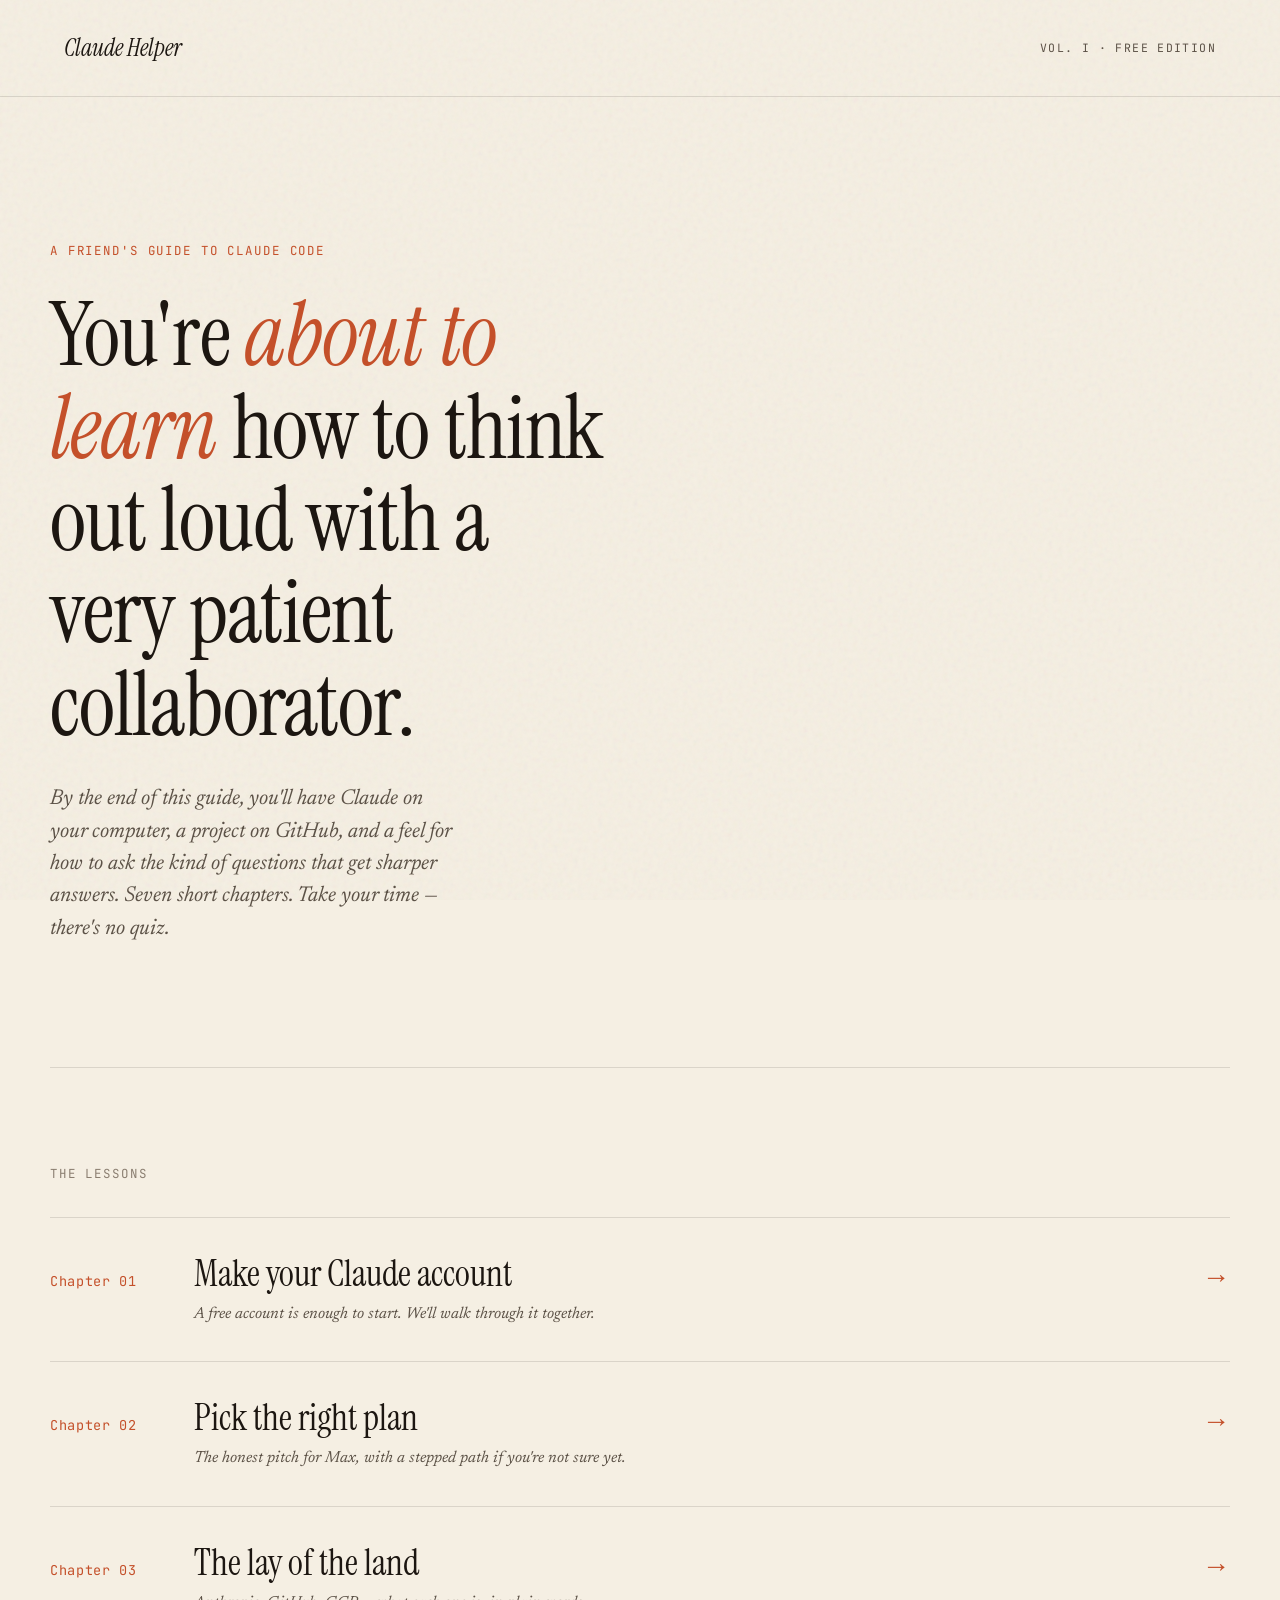
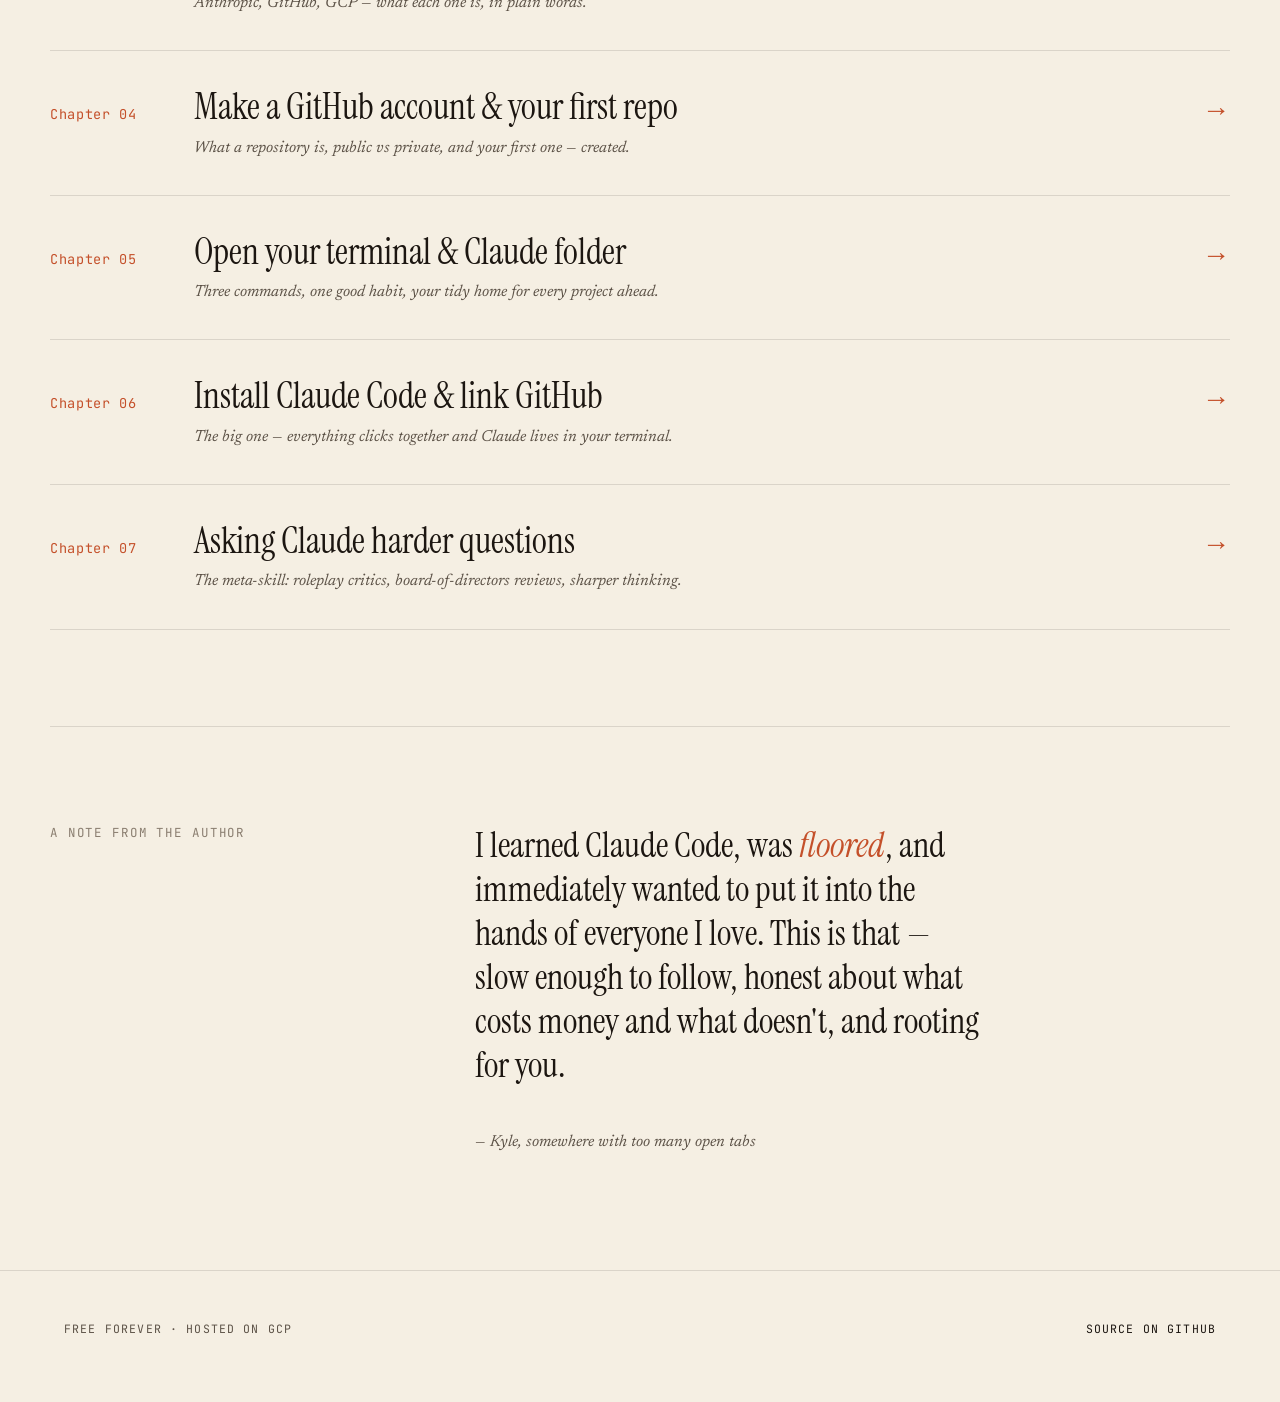
<file: public/index.html>
<!DOCTYPE html>
<html lang="en">
<head>
  <meta charset="UTF-8">
  <meta name="viewport" content="width=device-width, initial-scale=1.0">
  <title>Claude Helper — a friend's guide to Claude Code</title>
  <meta name="description" content="A warm, free, beginner-friendly path from never-having-heard-of-Claude to building things with it. Seven short chapters. Made for friends, family, and anyone curious.">
  <meta name="theme-color" content="#F5EFE3">
  <link rel="preconnect" href="https://fonts.googleapis.com">
  <link rel="preconnect" href="https://fonts.gstatic.com" crossorigin>
  <link rel="stylesheet" href="styles.css">
</head>
<body>
  <header class="masthead">
    <div class="masthead-mark"><a href="/">Claude Helper</a></div>
    <div class="masthead-meta">Vol. I · Free Edition</div>
  </header>

  <section class="hero frame stagger">
    <div class="hero-eyebrow">A friend's guide to Claude Code</div>
    <h1>You're <em>about to learn</em> how to think out loud with a very patient collaborator.</h1>
    <p class="hero-sub">By the end of this guide, you'll have Claude on your computer, a project on GitHub, and a feel for how to ask the kind of questions that get sharper answers. Seven short chapters. Take your time — there's no quiz.</p>
  </section>

  <section class="chapters frame reveal">
    <div class="chapters-label">The Lessons</div>
    <ol class="chapter-list">
      <li>
        <a href="lessons/01-create-account.html" class="chapter-row">
          <div class="chapter-num">Chapter 01</div>
          <div>
            <div class="chapter-title">Make your Claude account</div>
            <span class="chapter-sub">A free account is enough to start. We'll walk through it together.</span>
          </div>
          <div class="chapter-arrow">→</div>
        </a>
      </li>
      <li>
        <a href="lessons/02-pick-subscription.html" class="chapter-row">
          <div class="chapter-num">Chapter 02</div>
          <div>
            <div class="chapter-title">Pick the right plan</div>
            <span class="chapter-sub">The honest pitch for Max, with a stepped path if you're not sure yet.</span>
          </div>
          <div class="chapter-arrow">→</div>
        </a>
      </li>
      <li>
        <a href="lessons/03-lay-of-the-land.html" class="chapter-row">
          <div class="chapter-num">Chapter 03</div>
          <div>
            <div class="chapter-title">The lay of the land</div>
            <span class="chapter-sub">Anthropic, GitHub, GCP — what each one is, in plain words.</span>
          </div>
          <div class="chapter-arrow">→</div>
        </a>
      </li>
      <li>
        <a href="lessons/04-github-and-first-repo.html" class="chapter-row">
          <div class="chapter-num">Chapter 04</div>
          <div>
            <div class="chapter-title">Make a GitHub account &amp; your first repo</div>
            <span class="chapter-sub">What a repository is, public vs private, and your first one — created.</span>
          </div>
          <div class="chapter-arrow">→</div>
        </a>
      </li>
      <li>
        <a href="lessons/05-terminal-and-folders.html" class="chapter-row">
          <div class="chapter-num">Chapter 05</div>
          <div>
            <div class="chapter-title">Open your terminal &amp; Claude folder</div>
            <span class="chapter-sub">Three commands, one good habit, your tidy home for every project ahead.</span>
          </div>
          <div class="chapter-arrow">→</div>
        </a>
      </li>
      <li>
        <a href="lessons/06-install-claude-code.html" class="chapter-row">
          <div class="chapter-num">Chapter 06</div>
          <div>
            <div class="chapter-title">Install Claude Code &amp; link GitHub</div>
            <span class="chapter-sub">The big one — everything clicks together and Claude lives in your terminal.</span>
          </div>
          <div class="chapter-arrow">→</div>
        </a>
      </li>
      <li>
        <a href="lessons/07-asking-harder-questions.html" class="chapter-row">
          <div class="chapter-num">Chapter 07</div>
          <div>
            <div class="chapter-title">Asking Claude harder questions</div>
            <span class="chapter-sub">The meta-skill: roleplay critics, board-of-directors reviews, sharper thinking.</span>
          </div>
          <div class="chapter-arrow">→</div>
        </a>
      </li>
    </ol>
  </section>

  <section class="manifesto frame reveal">
    <div class="manifesto-grid">
      <div class="manifesto-label">A note from the author</div>
      <div>
        <p class="manifesto-text">I learned Claude Code, was <em>floored</em>, and immediately wanted to put it into the hands of everyone I love. This is that — slow enough to follow, honest about what costs money and what doesn't, and rooting for you.</p>
        <p class="manifesto-signature">— Kyle, somewhere with too many open tabs</p>
      </div>
    </div>
  </section>

  <footer class="colophon">
    <div>Free forever · Hosted on GCP</div>
    <div><a href="https://github.com/kylecurtin/claude-helper">Source on GitHub</a></div>
  </footer>

  <script src="script.js"></script>
</body>
</html>
</file>
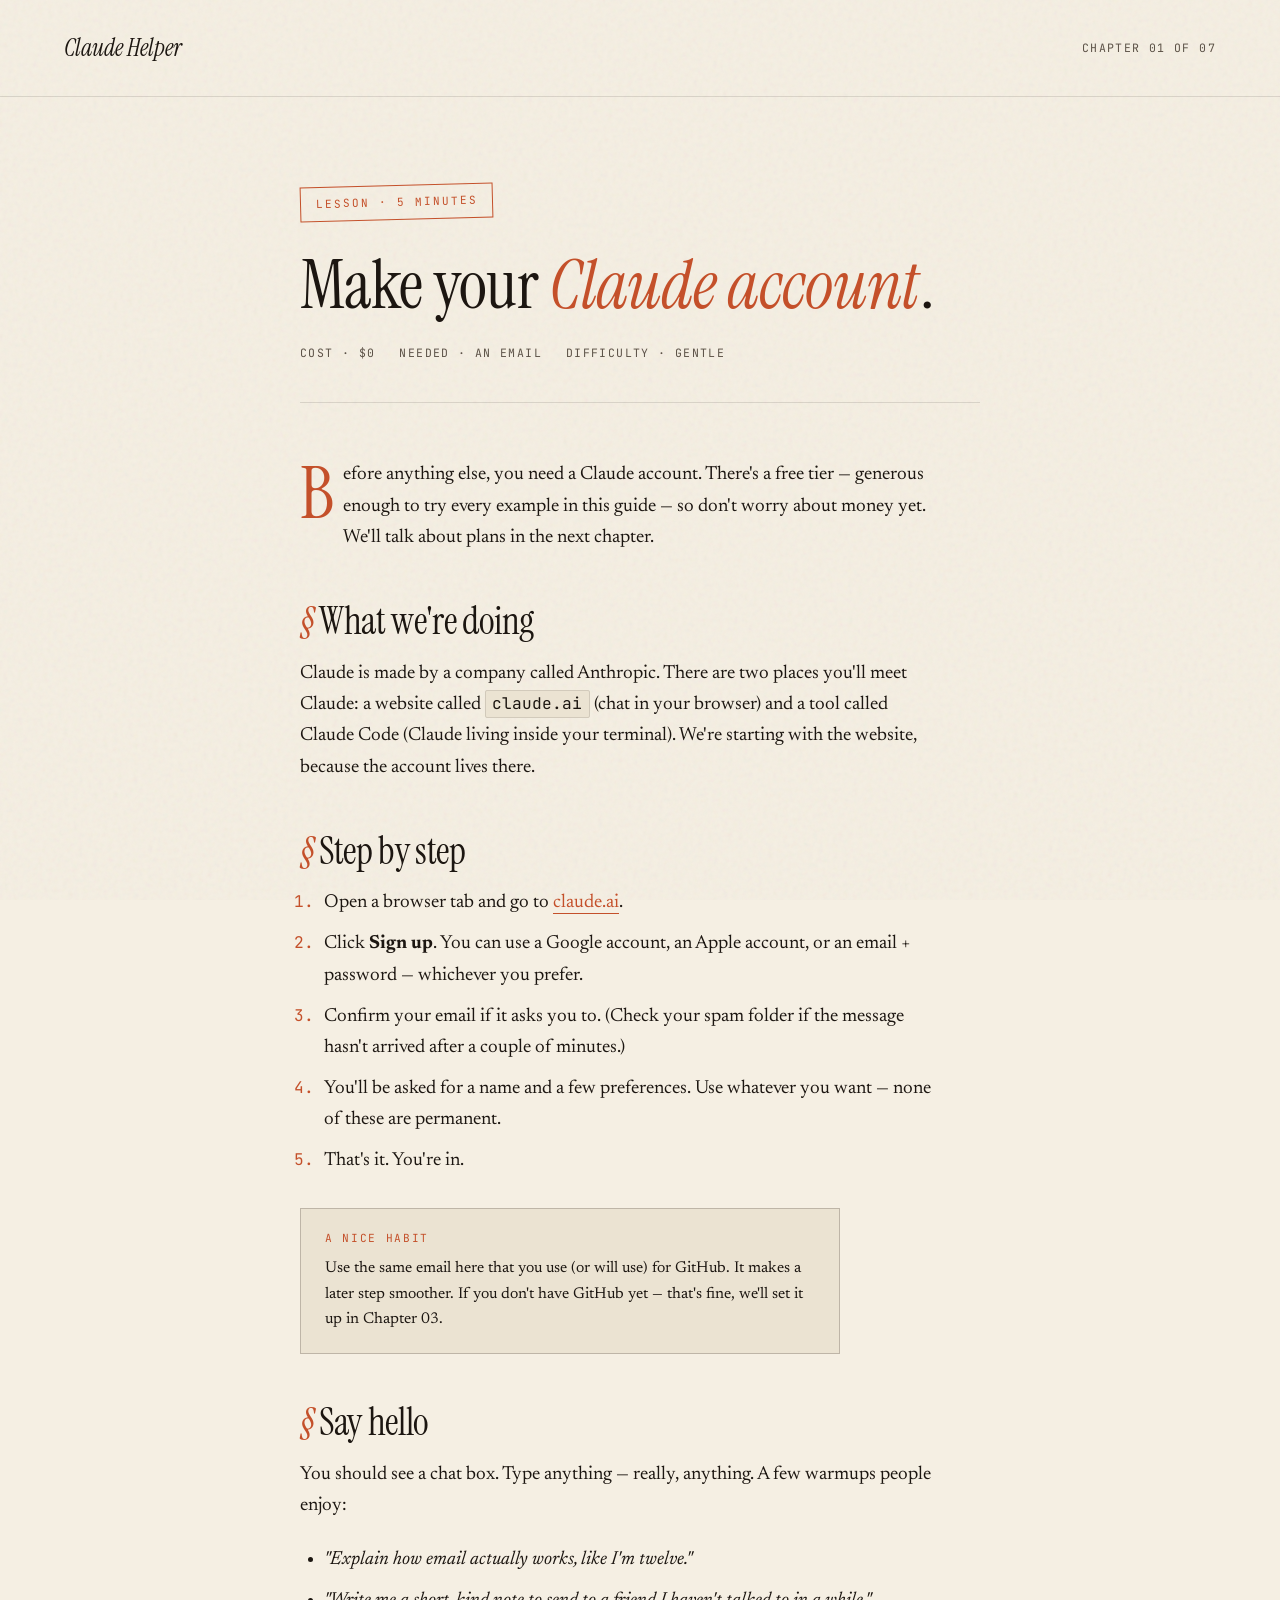
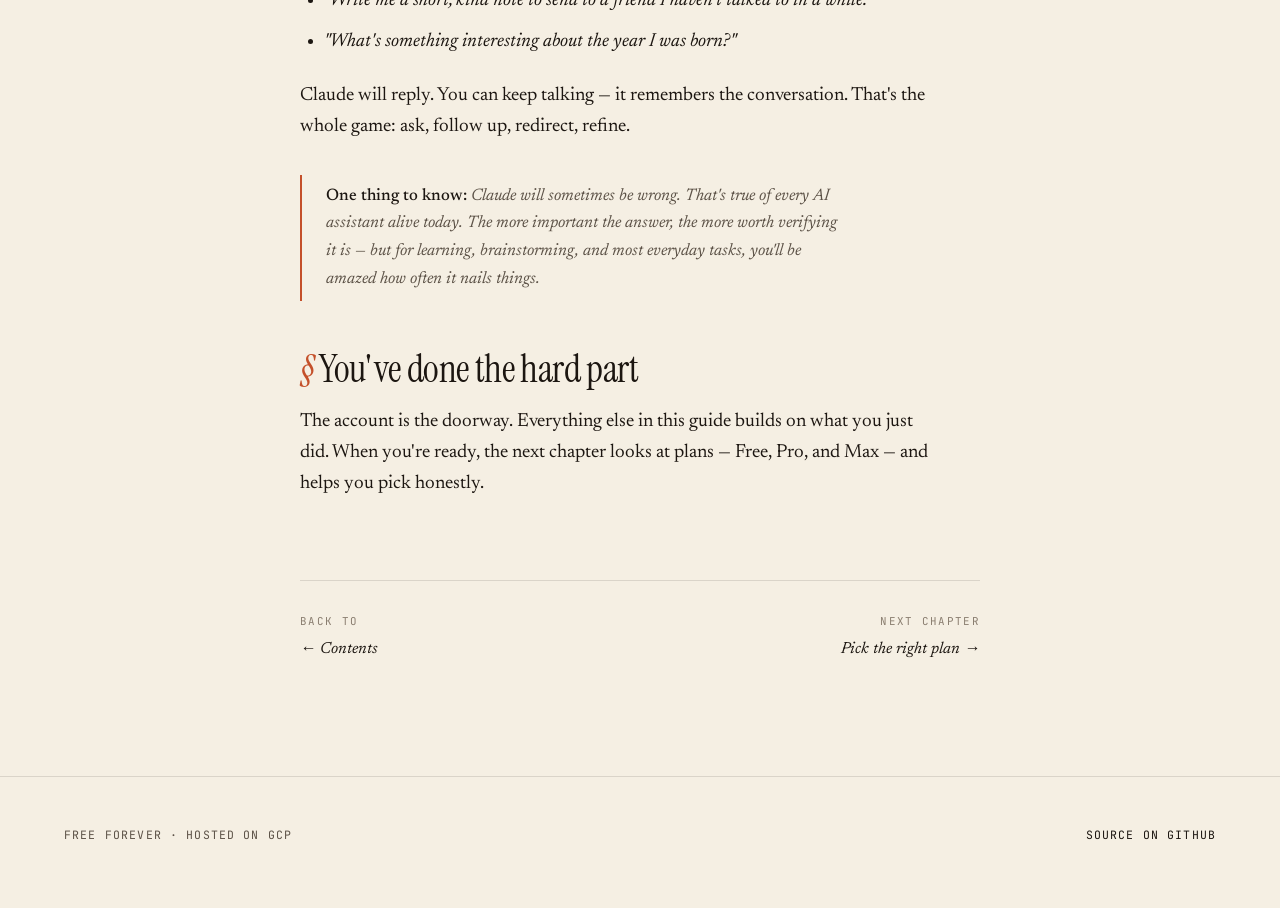
<file: public/lessons/01-create-account.html>
<!DOCTYPE html>
<html lang="en">
<head>
  <meta charset="UTF-8">
  <meta name="viewport" content="width=device-width, initial-scale=1.0">
  <title>Chapter 01 — Make your Claude account · Claude Helper</title>
  <meta name="description" content="A walk-through of creating a Claude account, completely free. Step by step, in plain words.">
  <meta name="theme-color" content="#F5EFE3">
  <link rel="preconnect" href="https://fonts.googleapis.com">
  <link rel="preconnect" href="https://fonts.gstatic.com" crossorigin>
  <link rel="stylesheet" href="../styles.css">
</head>
<body>
  <header class="masthead">
    <div class="masthead-mark"><a href="../">Claude Helper</a></div>
    <div class="masthead-meta">Chapter 01 of 07</div>
  </header>

  <article class="lesson prose">
    <header class="lesson-header">
      <div class="lesson-stamp">Lesson · 5 minutes</div>
      <h1 class="lesson-title">Make your <em>Claude account</em>.</h1>
      <div class="lesson-meta">
        <span>Cost · $0</span>
        <span>Needed · an email</span>
        <span>Difficulty · gentle</span>
      </div>
    </header>

    <div class="lesson-body">
      <p class="intro">Before anything else, you need a Claude account. There's a free tier — generous enough to try every example in this guide — so don't worry about money yet. We'll talk about plans in the next chapter.</p>

      <h2>What we're doing</h2>
      <p>Claude is made by a company called Anthropic. There are two places you'll meet Claude: a website called <code>claude.ai</code> (chat in your browser) and a tool called Claude Code (Claude living inside your terminal). We're starting with the website, because the account lives there.</p>

      <h2>Step by step</h2>
      <ol>
        <li>Open a browser tab and go to <a href="https://claude.ai" target="_blank" rel="noopener">claude.ai</a>.</li>
        <li>Click <strong>Sign up</strong>. You can use a Google account, an Apple account, or an email + password — whichever you prefer.</li>
        <li>Confirm your email if it asks you to. (Check your spam folder if the message hasn't arrived after a couple of minutes.)</li>
        <li>You'll be asked for a name and a few preferences. Use whatever you want — none of these are permanent.</li>
        <li>That's it. You're in.</li>
      </ol>

      <div class="note">
        <span class="note-label">A nice habit</span>
        Use the same email here that you use (or will use) for GitHub. It makes a later step smoother. If you don't have GitHub yet — that's fine, we'll set it up in Chapter 03.
      </div>

      <h2>Say hello</h2>
      <p>You should see a chat box. Type anything — really, anything. A few warmups people enjoy:</p>
      <ul>
        <li><em>"Explain how email actually works, like I'm twelve."</em></li>
        <li><em>"Write me a short, kind note to send to a friend I haven't talked to in a while."</em></li>
        <li><em>"What's something interesting about the year I was born?"</em></li>
      </ul>
      <p>Claude will reply. You can keep talking — it remembers the conversation. That's the whole game: ask, follow up, redirect, refine.</p>

      <div class="aside">
        <strong>One thing to know:</strong> Claude will sometimes be wrong. That's true of every AI assistant alive today. The more important the answer, the more worth verifying it is — but for learning, brainstorming, and most everyday tasks, you'll be amazed how often it nails things.
      </div>

      <h2>You've done the hard part</h2>
      <p>The account is the doorway. Everything else in this guide builds on what you just did. When you're ready, the next chapter looks at plans — Free, Pro, and Max — and helps you pick honestly.</p>
    </div>

    <nav class="lesson-nav">
      <a href="../" class="prev">
        <span>Back to</span>
        ← Contents
      </a>
      <a href="02-pick-subscription.html" class="next">
        <span>Next chapter</span>
        Pick the right plan →
      </a>
    </nav>
  </article>

  <footer class="colophon">
    <div>Free forever · Hosted on GCP</div>
    <div><a href="https://github.com/kylecurtin/claude-helper">Source on GitHub</a></div>
  </footer>

  <script src="../script.js"></script>
</body>
</html>
</file>
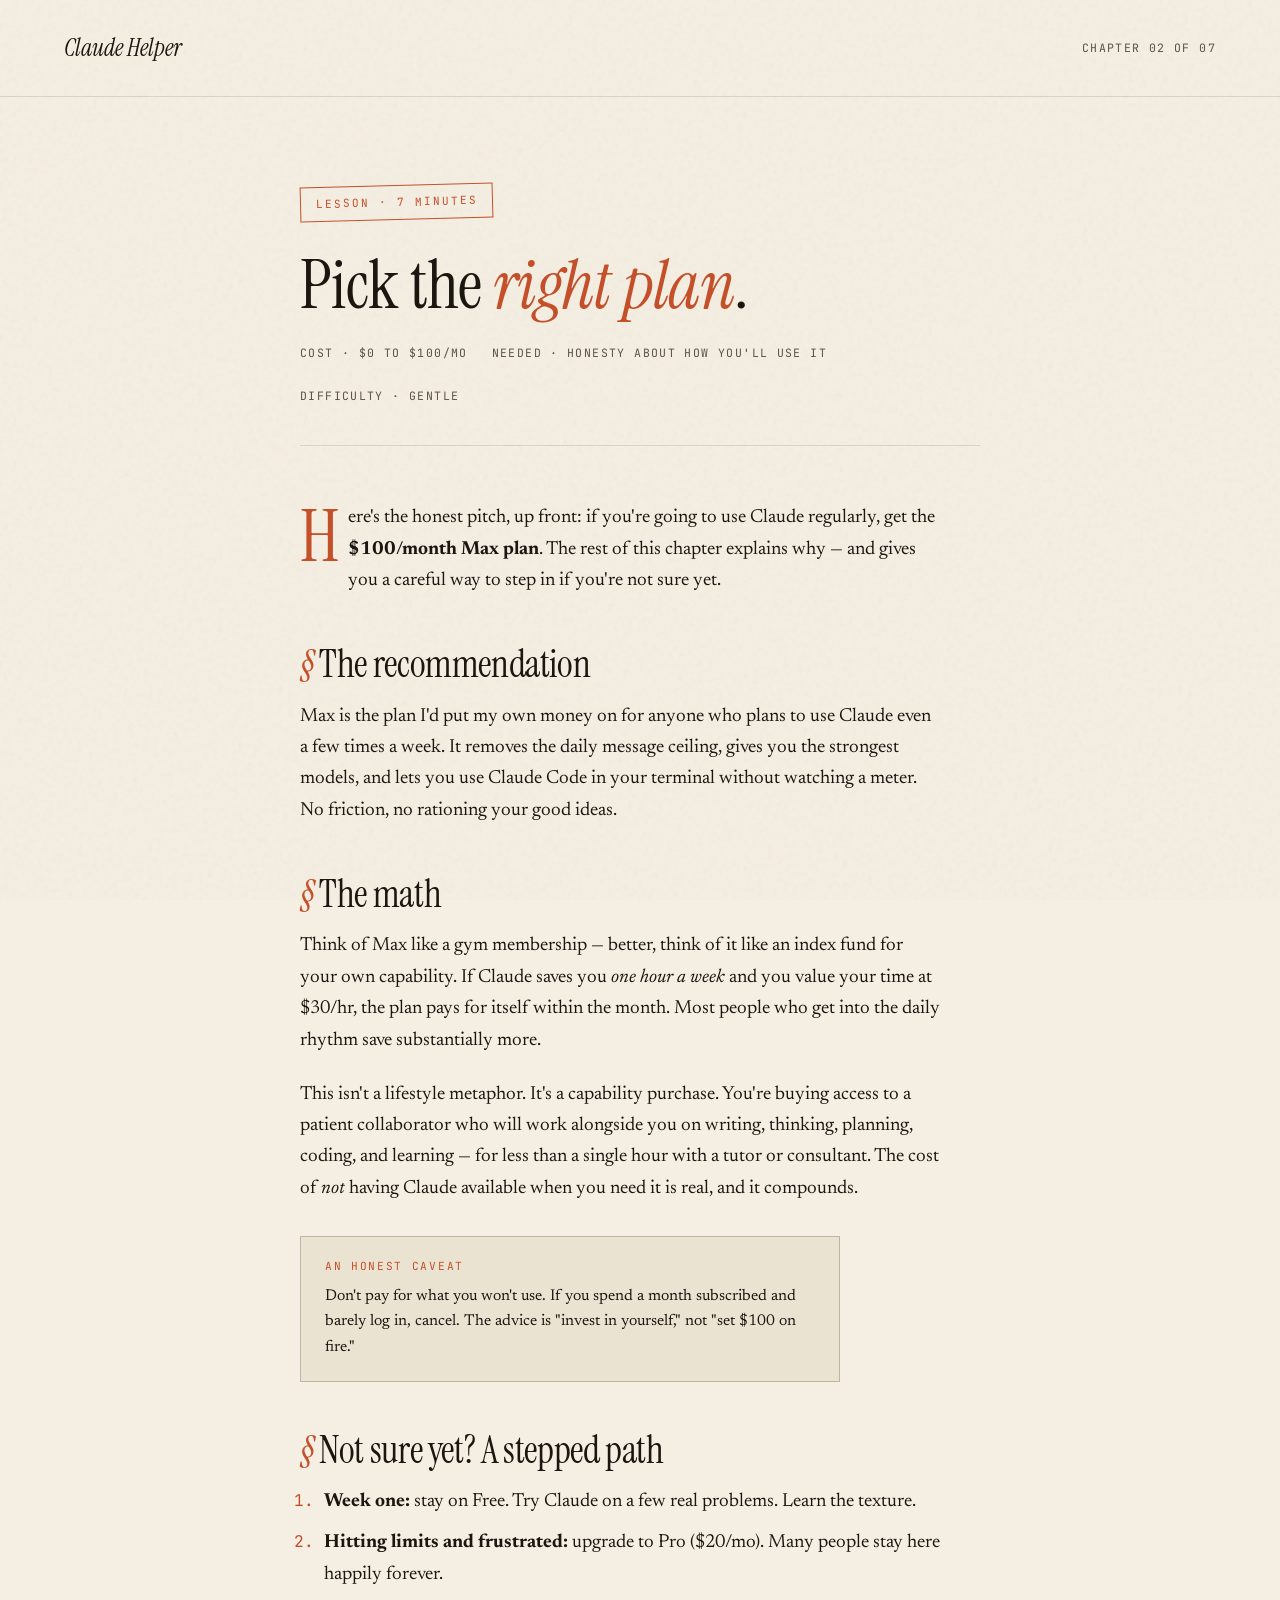
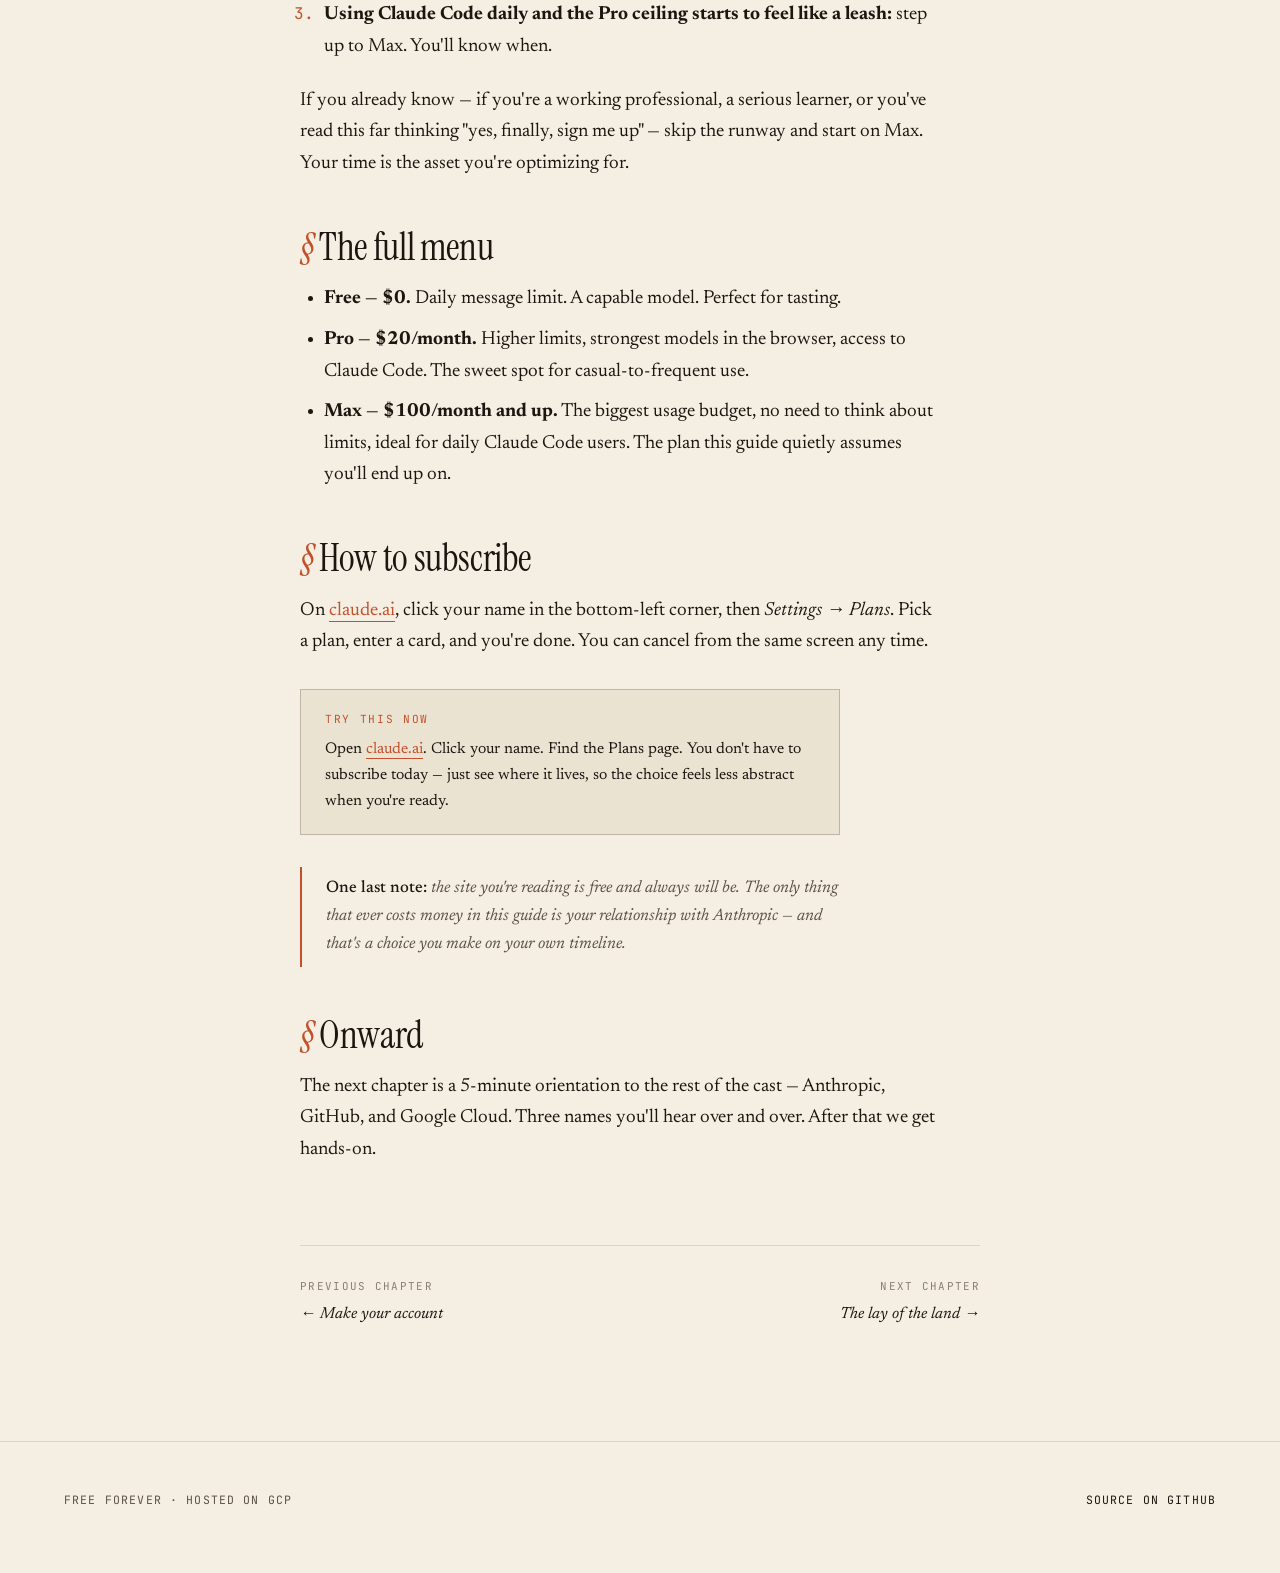
<file: public/lessons/02-pick-subscription.html>
<!DOCTYPE html>
<html lang="en">
<head>
  <meta charset="UTF-8">
  <meta name="viewport" content="width=device-width, initial-scale=1.0">
  <title>Chapter 02 — Pick the right plan · Claude Helper</title>
  <meta name="description" content="The honest pitch: get the Max plan. Here's the math, and an honest path to step in if you're not sure yet.">
  <meta name="theme-color" content="#F5EFE3">
  <link rel="preconnect" href="https://fonts.googleapis.com">
  <link rel="preconnect" href="https://fonts.gstatic.com" crossorigin>
  <link rel="stylesheet" href="../styles.css">
</head>
<body>
  <header class="masthead">
    <div class="masthead-mark"><a href="../">Claude Helper</a></div>
    <div class="masthead-meta">Chapter 02 of 07</div>
  </header>

  <article class="lesson prose">
    <header class="lesson-header">
      <div class="lesson-stamp">Lesson · 7 minutes</div>
      <h1 class="lesson-title">Pick the <em>right plan</em>.</h1>
      <div class="lesson-meta">
        <span>Cost · $0 to $100/mo</span>
        <span>Needed · honesty about how you'll use it</span>
        <span>Difficulty · gentle</span>
      </div>
    </header>

    <div class="lesson-body">
      <p class="intro">Here's the honest pitch, up front: if you're going to use Claude regularly, get the <strong>$100/month Max plan</strong>. The rest of this chapter explains why — and gives you a careful way to step in if you're not sure yet.</p>

      <h2>The recommendation</h2>
      <p>Max is the plan I'd put my own money on for anyone who plans to use Claude even a few times a week. It removes the daily message ceiling, gives you the strongest models, and lets you use Claude Code in your terminal without watching a meter. No friction, no rationing your good ideas.</p>

      <h2>The math</h2>
      <p>Think of Max like a gym membership — better, think of it like an index fund for your own capability. If Claude saves you <em>one hour a week</em> and you value your time at $30/hr, the plan pays for itself within the month. Most people who get into the daily rhythm save substantially more.</p>
      <p>This isn't a lifestyle metaphor. It's a capability purchase. You're buying access to a patient collaborator who will work alongside you on writing, thinking, planning, coding, and learning — for less than a single hour with a tutor or consultant. The cost of <em>not</em> having Claude available when you need it is real, and it compounds.</p>

      <div class="note">
        <span class="note-label">An honest caveat</span>
        Don't pay for what you won't use. If you spend a month subscribed and barely log in, cancel. The advice is "invest in yourself," not "set $100 on fire."
      </div>

      <h2>Not sure yet? A stepped path</h2>
      <ol>
        <li><strong>Week one:</strong> stay on Free. Try Claude on a few real problems. Learn the texture.</li>
        <li><strong>Hitting limits and frustrated:</strong> upgrade to Pro ($20/mo). Many people stay here happily forever.</li>
        <li><strong>Using Claude Code daily and the Pro ceiling starts to feel like a leash:</strong> step up to Max. You'll know when.</li>
      </ol>
      <p>If you already know — if you're a working professional, a serious learner, or you've read this far thinking "yes, finally, sign me up" — skip the runway and start on Max. Your time is the asset you're optimizing for.</p>

      <h2>The full menu</h2>
      <ul>
        <li><strong>Free — $0.</strong> Daily message limit. A capable model. Perfect for tasting.</li>
        <li><strong>Pro — $20/month.</strong> Higher limits, strongest models in the browser, access to Claude Code. The sweet spot for casual-to-frequent use.</li>
        <li><strong>Max — $100/month and up.</strong> The biggest usage budget, no need to think about limits, ideal for daily Claude Code users. The plan this guide quietly assumes you'll end up on.</li>
      </ul>

      <h2>How to subscribe</h2>
      <p>On <a href="https://claude.ai" target="_blank" rel="noopener">claude.ai</a>, click your name in the bottom-left corner, then <em>Settings → Plans</em>. Pick a plan, enter a card, and you're done. You can cancel from the same screen any time.</p>

      <div class="note">
        <span class="note-label">Try this now</span>
        Open <a href="https://claude.ai" target="_blank" rel="noopener">claude.ai</a>. Click your name. Find the Plans page. You don't have to subscribe today — just see where it lives, so the choice feels less abstract when you're ready.
      </div>

      <div class="aside">
        <strong>One last note:</strong> the site you're reading is free and always will be. The only thing that ever costs money in this guide is your relationship with Anthropic — and that's a choice you make on your own timeline.
      </div>

      <h2>Onward</h2>
      <p>The next chapter is a 5-minute orientation to the rest of the cast — Anthropic, GitHub, and Google Cloud. Three names you'll hear over and over. After that we get hands-on.</p>
    </div>

    <nav class="lesson-nav">
      <a href="01-create-account.html" class="prev">
        <span>Previous chapter</span>
        ← Make your account
      </a>
      <a href="03-lay-of-the-land.html" class="next">
        <span>Next chapter</span>
        The lay of the land →
      </a>
    </nav>
  </article>

  <footer class="colophon">
    <div>Free forever · Hosted on GCP</div>
    <div><a href="https://github.com/kylecurtin/claude-helper">Source on GitHub</a></div>
  </footer>

  <script src="../script.js"></script>
</body>
</html>
</file>
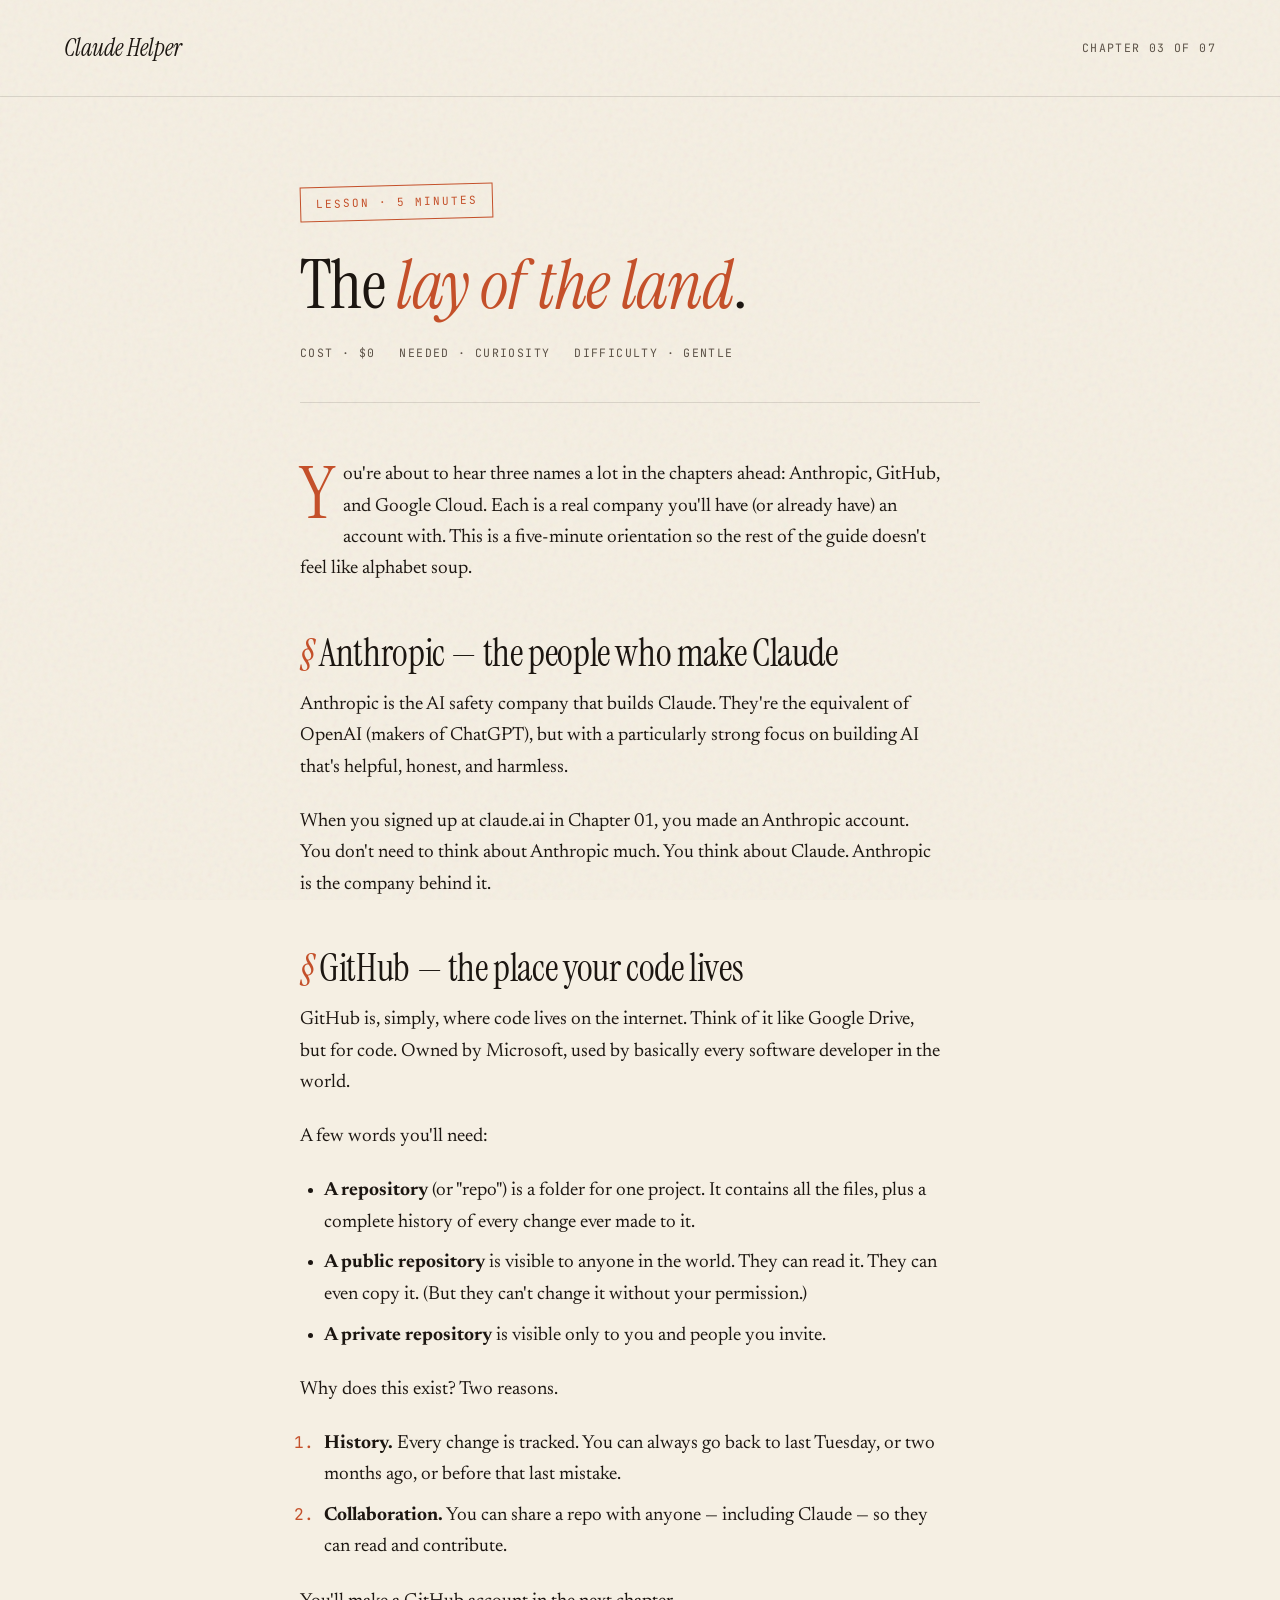
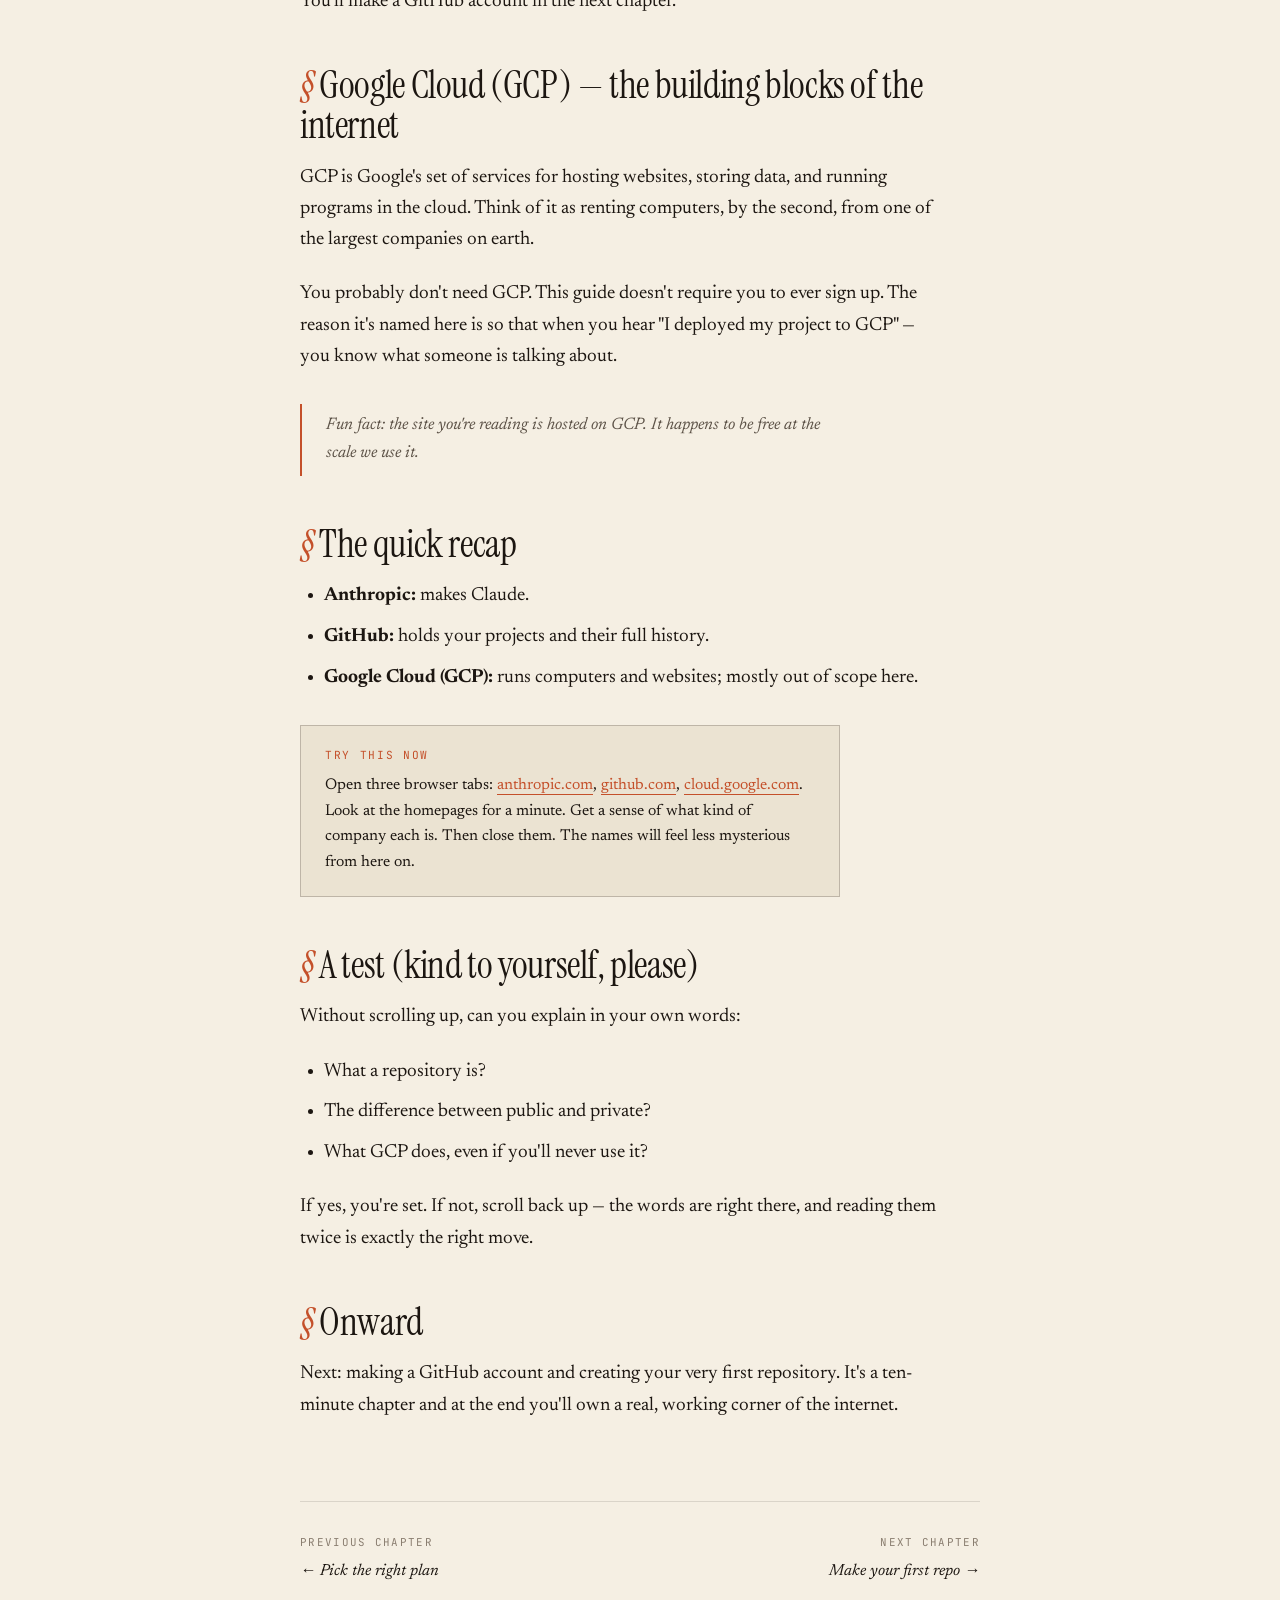
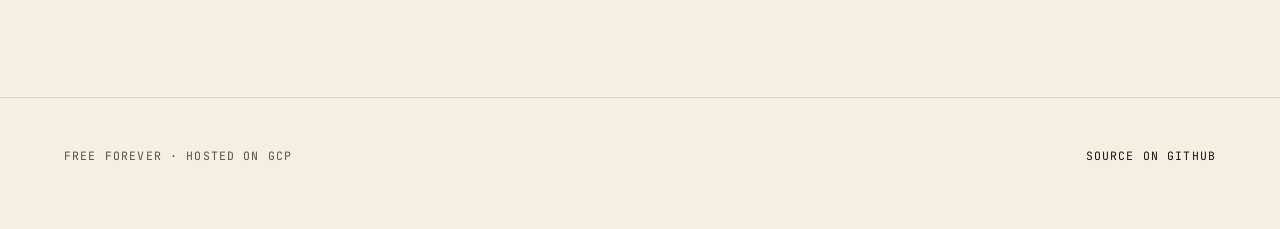
<file: public/lessons/03-lay-of-the-land.html>
<!DOCTYPE html>
<html lang="en">
<head>
  <meta charset="UTF-8">
  <meta name="viewport" content="width=device-width, initial-scale=1.0">
  <title>Chapter 03 — The lay of the land · Claude Helper</title>
  <meta name="description" content="What Anthropic, GitHub, and Google Cloud actually are — explained in plain words, in five minutes.">
  <meta name="theme-color" content="#F5EFE3">
  <link rel="preconnect" href="https://fonts.googleapis.com">
  <link rel="preconnect" href="https://fonts.gstatic.com" crossorigin>
  <link rel="stylesheet" href="../styles.css">
</head>
<body>
  <header class="masthead">
    <div class="masthead-mark"><a href="../">Claude Helper</a></div>
    <div class="masthead-meta">Chapter 03 of 07</div>
  </header>

  <article class="lesson prose">
    <header class="lesson-header">
      <div class="lesson-stamp">Lesson · 5 minutes</div>
      <h1 class="lesson-title">The <em>lay of the land</em>.</h1>
      <div class="lesson-meta">
        <span>Cost · $0</span>
        <span>Needed · curiosity</span>
        <span>Difficulty · gentle</span>
      </div>
    </header>

    <div class="lesson-body">
      <p class="intro">You're about to hear three names a lot in the chapters ahead: Anthropic, GitHub, and Google Cloud. Each is a real company you'll have (or already have) an account with. This is a five-minute orientation so the rest of the guide doesn't feel like alphabet soup.</p>

      <h2>Anthropic — the people who make Claude</h2>
      <p>Anthropic is the AI safety company that builds Claude. They're the equivalent of OpenAI (makers of ChatGPT), but with a particularly strong focus on building AI that's helpful, honest, and harmless.</p>
      <p>When you signed up at claude.ai in Chapter 01, you made an Anthropic account. You don't need to think about Anthropic much. You think about Claude. Anthropic is the company behind it.</p>

      <h2>GitHub — the place your code lives</h2>
      <p>GitHub is, simply, where code lives on the internet. Think of it like Google Drive, but for code. Owned by Microsoft, used by basically every software developer in the world.</p>
      <p>A few words you'll need:</p>
      <ul>
        <li><strong>A repository</strong> (or "repo") is a folder for one project. It contains all the files, plus a complete history of every change ever made to it.</li>
        <li><strong>A public repository</strong> is visible to anyone in the world. They can read it. They can even copy it. (But they can't change it without your permission.)</li>
        <li><strong>A private repository</strong> is visible only to you and people you invite.</li>
      </ul>
      <p>Why does this exist? Two reasons.</p>
      <ol>
        <li><strong>History.</strong> Every change is tracked. You can always go back to last Tuesday, or two months ago, or before that last mistake.</li>
        <li><strong>Collaboration.</strong> You can share a repo with anyone — including Claude — so they can read and contribute.</li>
      </ol>
      <p>You'll make a GitHub account in the next chapter.</p>

      <h2>Google Cloud (GCP) — the building blocks of the internet</h2>
      <p>GCP is Google's set of services for hosting websites, storing data, and running programs in the cloud. Think of it as renting computers, by the second, from one of the largest companies on earth.</p>
      <p>You probably don't need GCP. This guide doesn't require you to ever sign up. The reason it's named here is so that when you hear "I deployed my project to GCP" — you know what someone is talking about.</p>

      <div class="aside">
        Fun fact: the site you're reading is hosted on GCP. It happens to be free at the scale we use it.
      </div>

      <h2>The quick recap</h2>
      <ul>
        <li><strong>Anthropic:</strong> makes Claude.</li>
        <li><strong>GitHub:</strong> holds your projects and their full history.</li>
        <li><strong>Google Cloud (GCP):</strong> runs computers and websites; mostly out of scope here.</li>
      </ul>

      <div class="note">
        <span class="note-label">Try this now</span>
        Open three browser tabs: <a href="https://anthropic.com" target="_blank" rel="noopener">anthropic.com</a>, <a href="https://github.com" target="_blank" rel="noopener">github.com</a>, <a href="https://cloud.google.com" target="_blank" rel="noopener">cloud.google.com</a>. Look at the homepages for a minute. Get a sense of what kind of company each is. Then close them. The names will feel less mysterious from here on.
      </div>

      <h2>A test (kind to yourself, please)</h2>
      <p>Without scrolling up, can you explain in your own words:</p>
      <ul>
        <li>What a repository is?</li>
        <li>The difference between public and private?</li>
        <li>What GCP does, even if you'll never use it?</li>
      </ul>
      <p>If yes, you're set. If not, scroll back up — the words are right there, and reading them twice is exactly the right move.</p>

      <h2>Onward</h2>
      <p>Next: making a GitHub account and creating your very first repository. It's a ten-minute chapter and at the end you'll own a real, working corner of the internet.</p>
    </div>

    <nav class="lesson-nav">
      <a href="02-pick-subscription.html" class="prev">
        <span>Previous chapter</span>
        ← Pick the right plan
      </a>
      <a href="04-github-and-first-repo.html" class="next">
        <span>Next chapter</span>
        Make your first repo →
      </a>
    </nav>
  </article>

  <footer class="colophon">
    <div>Free forever · Hosted on GCP</div>
    <div><a href="https://github.com/kylecurtin/claude-helper">Source on GitHub</a></div>
  </footer>

  <script src="../script.js"></script>
</body>
</html>
</file>
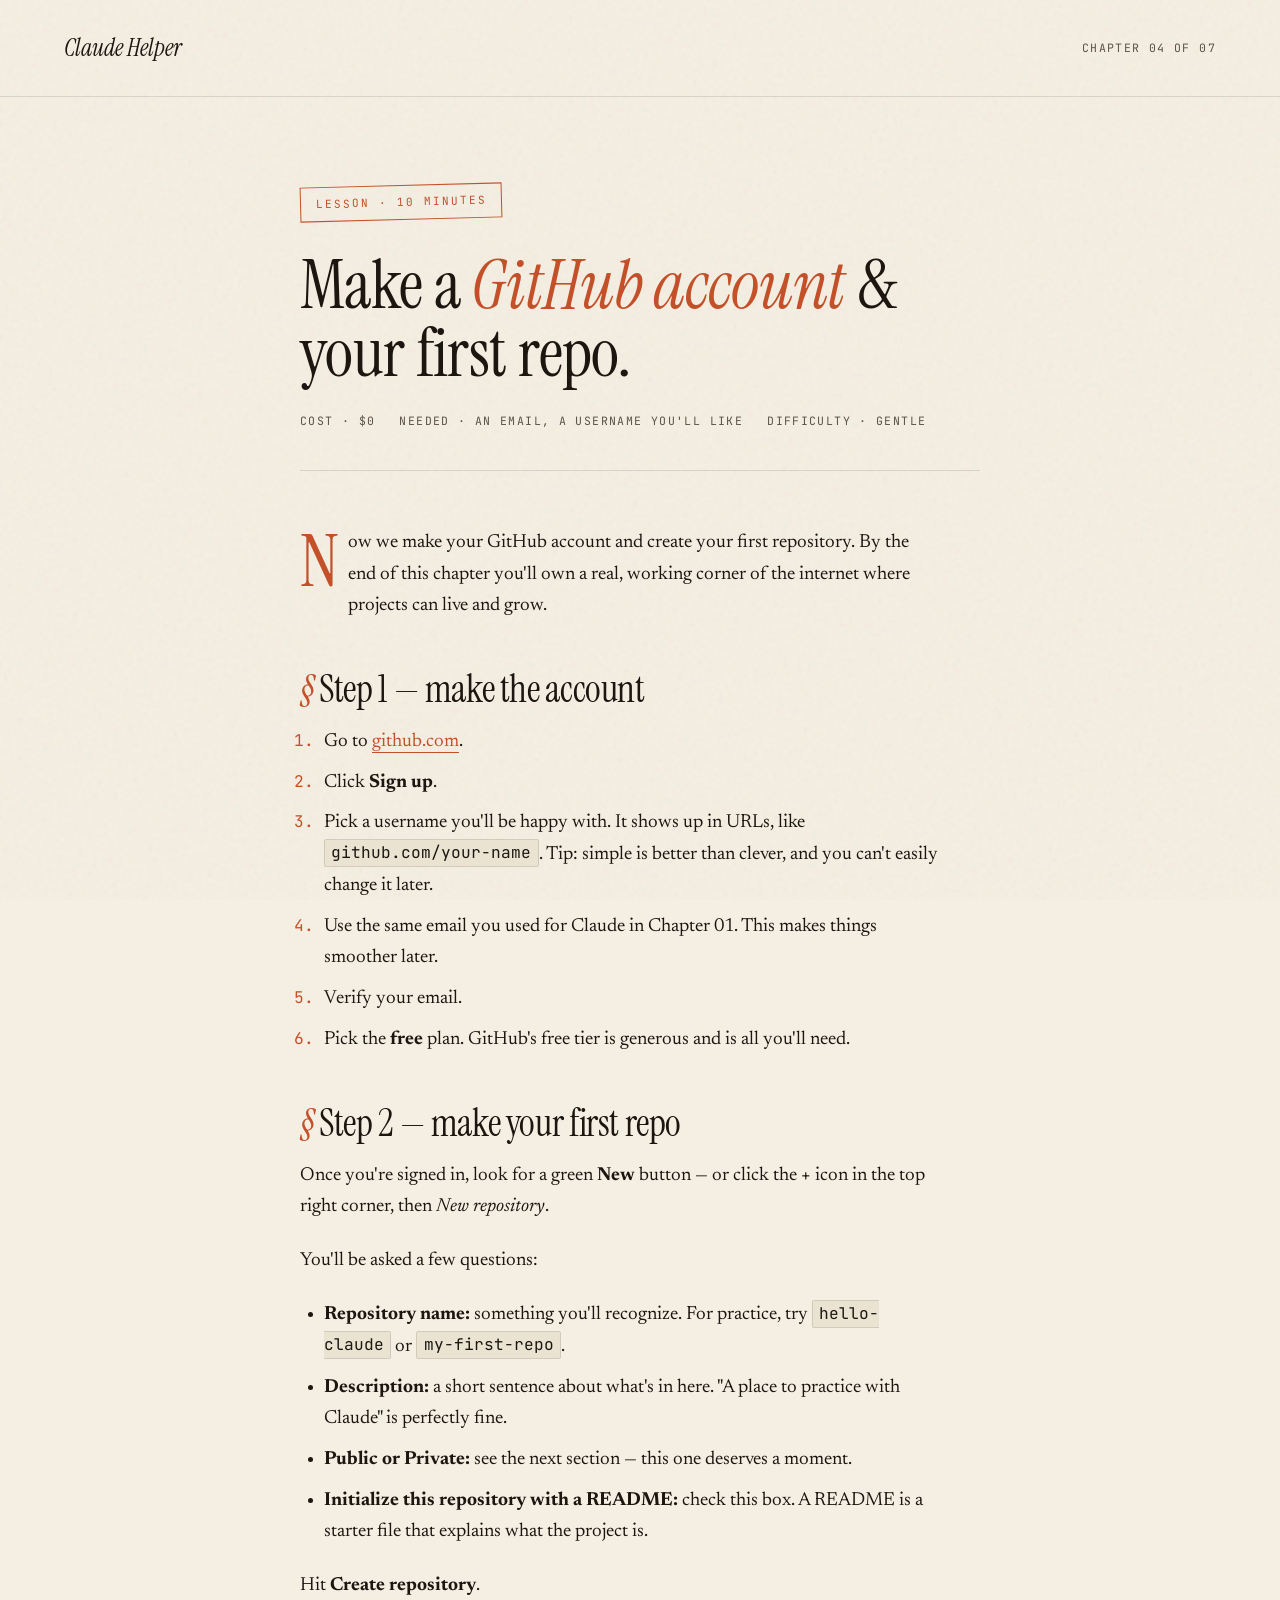
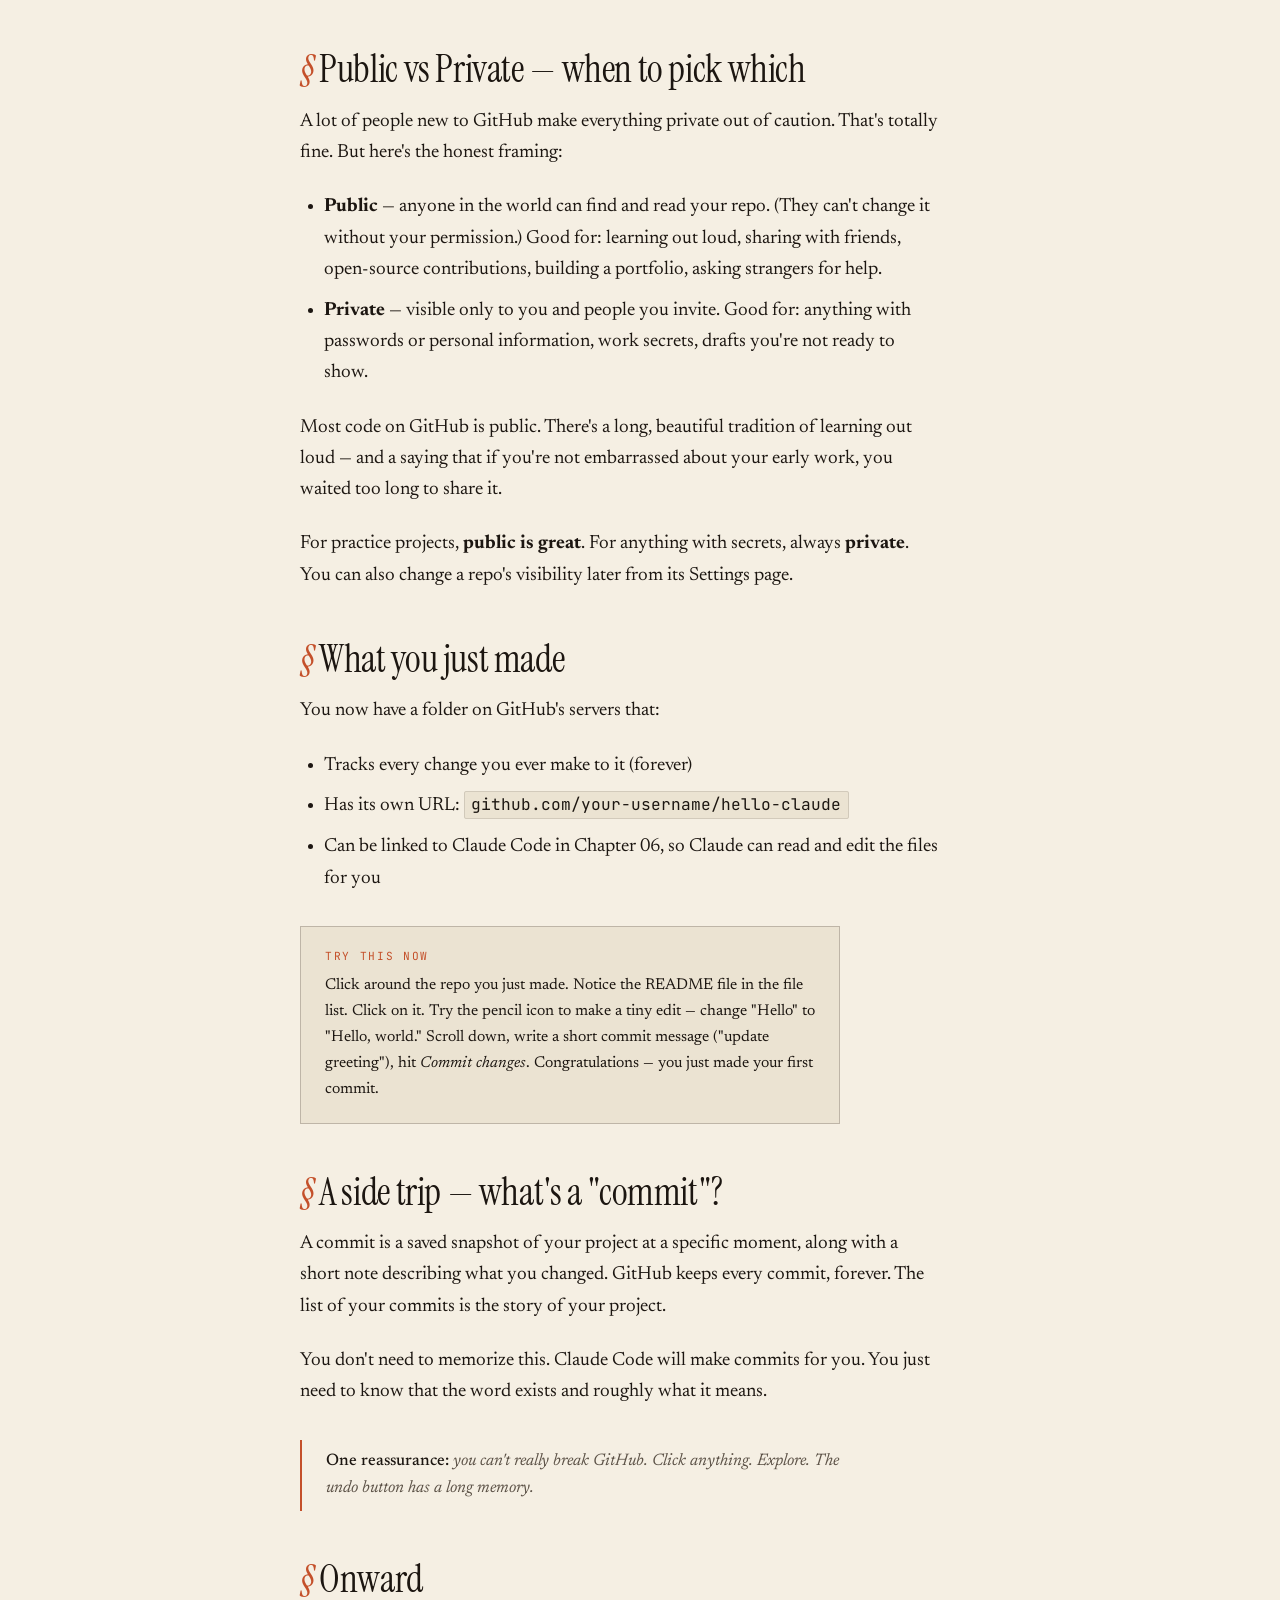
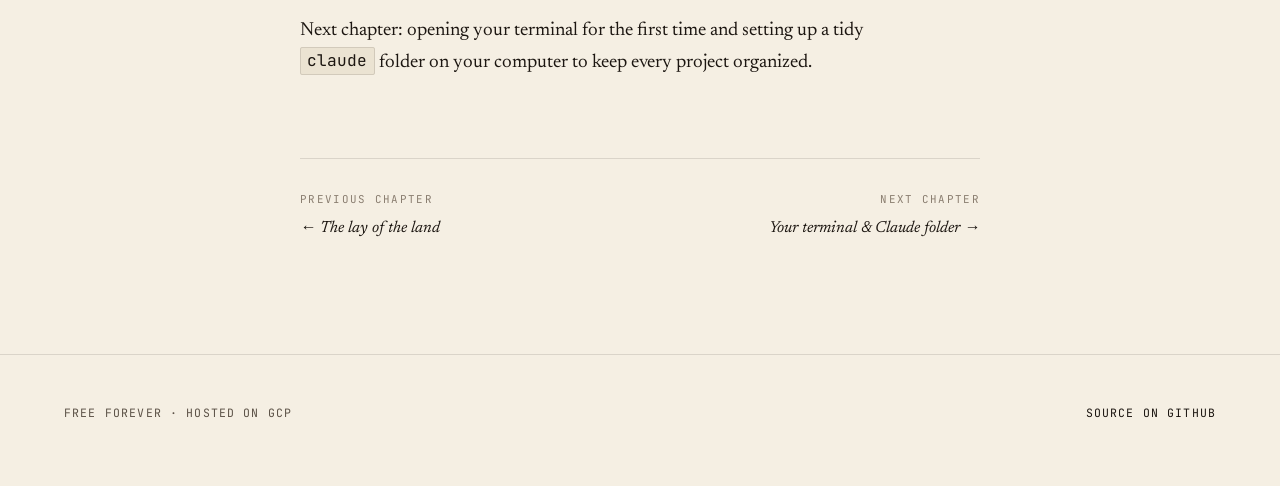
<file: public/lessons/04-github-and-first-repo.html>
<!DOCTYPE html>
<html lang="en">
<head>
  <meta charset="UTF-8">
  <meta name="viewport" content="width=device-width, initial-scale=1.0">
  <title>Chapter 04 — Make a GitHub account &amp; your first repo · Claude Helper</title>
  <meta name="description" content="A patient walk-through of making your GitHub account and creating your first repository. Includes a plain-language explainer of public vs private.">
  <meta name="theme-color" content="#F5EFE3">
  <link rel="preconnect" href="https://fonts.googleapis.com">
  <link rel="preconnect" href="https://fonts.gstatic.com" crossorigin>
  <link rel="stylesheet" href="../styles.css">
</head>
<body>
  <header class="masthead">
    <div class="masthead-mark"><a href="../">Claude Helper</a></div>
    <div class="masthead-meta">Chapter 04 of 07</div>
  </header>

  <article class="lesson prose">
    <header class="lesson-header">
      <div class="lesson-stamp">Lesson · 10 minutes</div>
      <h1 class="lesson-title">Make a <em>GitHub account</em> &amp; your first repo.</h1>
      <div class="lesson-meta">
        <span>Cost · $0</span>
        <span>Needed · an email, a username you'll like</span>
        <span>Difficulty · gentle</span>
      </div>
    </header>

    <div class="lesson-body">
      <p class="intro">Now we make your GitHub account and create your first repository. By the end of this chapter you'll own a real, working corner of the internet where projects can live and grow.</p>

      <h2>Step 1 — make the account</h2>
      <ol>
        <li>Go to <a href="https://github.com" target="_blank" rel="noopener">github.com</a>.</li>
        <li>Click <strong>Sign up</strong>.</li>
        <li>Pick a username you'll be happy with. It shows up in URLs, like <code>github.com/your-name</code>. Tip: simple is better than clever, and you can't easily change it later.</li>
        <li>Use the same email you used for Claude in Chapter 01. This makes things smoother later.</li>
        <li>Verify your email.</li>
        <li>Pick the <strong>free</strong> plan. GitHub's free tier is generous and is all you'll need.</li>
      </ol>

      <h2>Step 2 — make your first repo</h2>
      <p>Once you're signed in, look for a green <strong>New</strong> button — or click the <strong>+</strong> icon in the top right corner, then <em>New repository</em>.</p>
      <p>You'll be asked a few questions:</p>
      <ul>
        <li><strong>Repository name:</strong> something you'll recognize. For practice, try <code>hello-claude</code> or <code>my-first-repo</code>.</li>
        <li><strong>Description:</strong> a short sentence about what's in here. "A place to practice with Claude" is perfectly fine.</li>
        <li><strong>Public or Private:</strong> see the next section — this one deserves a moment.</li>
        <li><strong>Initialize this repository with a README:</strong> check this box. A README is a starter file that explains what the project is.</li>
      </ul>
      <p>Hit <strong>Create repository</strong>.</p>

      <h2>Public vs Private — when to pick which</h2>
      <p>A lot of people new to GitHub make everything private out of caution. That's totally fine. But here's the honest framing:</p>
      <ul>
        <li><strong>Public</strong> — anyone in the world can find and read your repo. (They can't change it without your permission.) Good for: learning out loud, sharing with friends, open-source contributions, building a portfolio, asking strangers for help.</li>
        <li><strong>Private</strong> — visible only to you and people you invite. Good for: anything with passwords or personal information, work secrets, drafts you're not ready to show.</li>
      </ul>
      <p>Most code on GitHub is public. There's a long, beautiful tradition of learning out loud — and a saying that if you're not embarrassed about your early work, you waited too long to share it.</p>
      <p>For practice projects, <strong>public is great</strong>. For anything with secrets, always <strong>private</strong>. You can also change a repo's visibility later from its Settings page.</p>

      <h2>What you just made</h2>
      <p>You now have a folder on GitHub's servers that:</p>
      <ul>
        <li>Tracks every change you ever make to it (forever)</li>
        <li>Has its own URL: <code>github.com/your-username/hello-claude</code></li>
        <li>Can be linked to Claude Code in Chapter 06, so Claude can read and edit the files for you</li>
      </ul>

      <div class="note">
        <span class="note-label">Try this now</span>
        Click around the repo you just made. Notice the README file in the file list. Click on it. Try the pencil icon to make a tiny edit — change "Hello" to "Hello, world." Scroll down, write a short commit message ("update greeting"), hit <em>Commit changes</em>. Congratulations — you just made your first commit.
      </div>

      <h2>A side trip — what's a "commit"?</h2>
      <p>A commit is a saved snapshot of your project at a specific moment, along with a short note describing what you changed. GitHub keeps every commit, forever. The list of your commits is the story of your project.</p>
      <p>You don't need to memorize this. Claude Code will make commits for you. You just need to know that the word exists and roughly what it means.</p>

      <div class="aside">
        <strong>One reassurance:</strong> you can't really break GitHub. Click anything. Explore. The undo button has a long memory.
      </div>

      <h2>Onward</h2>
      <p>Next chapter: opening your terminal for the first time and setting up a tidy <code>claude</code> folder on your computer to keep every project organized.</p>
    </div>

    <nav class="lesson-nav">
      <a href="03-lay-of-the-land.html" class="prev">
        <span>Previous chapter</span>
        ← The lay of the land
      </a>
      <a href="05-terminal-and-folders.html" class="next">
        <span>Next chapter</span>
        Your terminal &amp; Claude folder →
      </a>
    </nav>
  </article>

  <footer class="colophon">
    <div>Free forever · Hosted on GCP</div>
    <div><a href="https://github.com/kylecurtin/claude-helper">Source on GitHub</a></div>
  </footer>

  <script src="../script.js"></script>
</body>
</html>
</file>
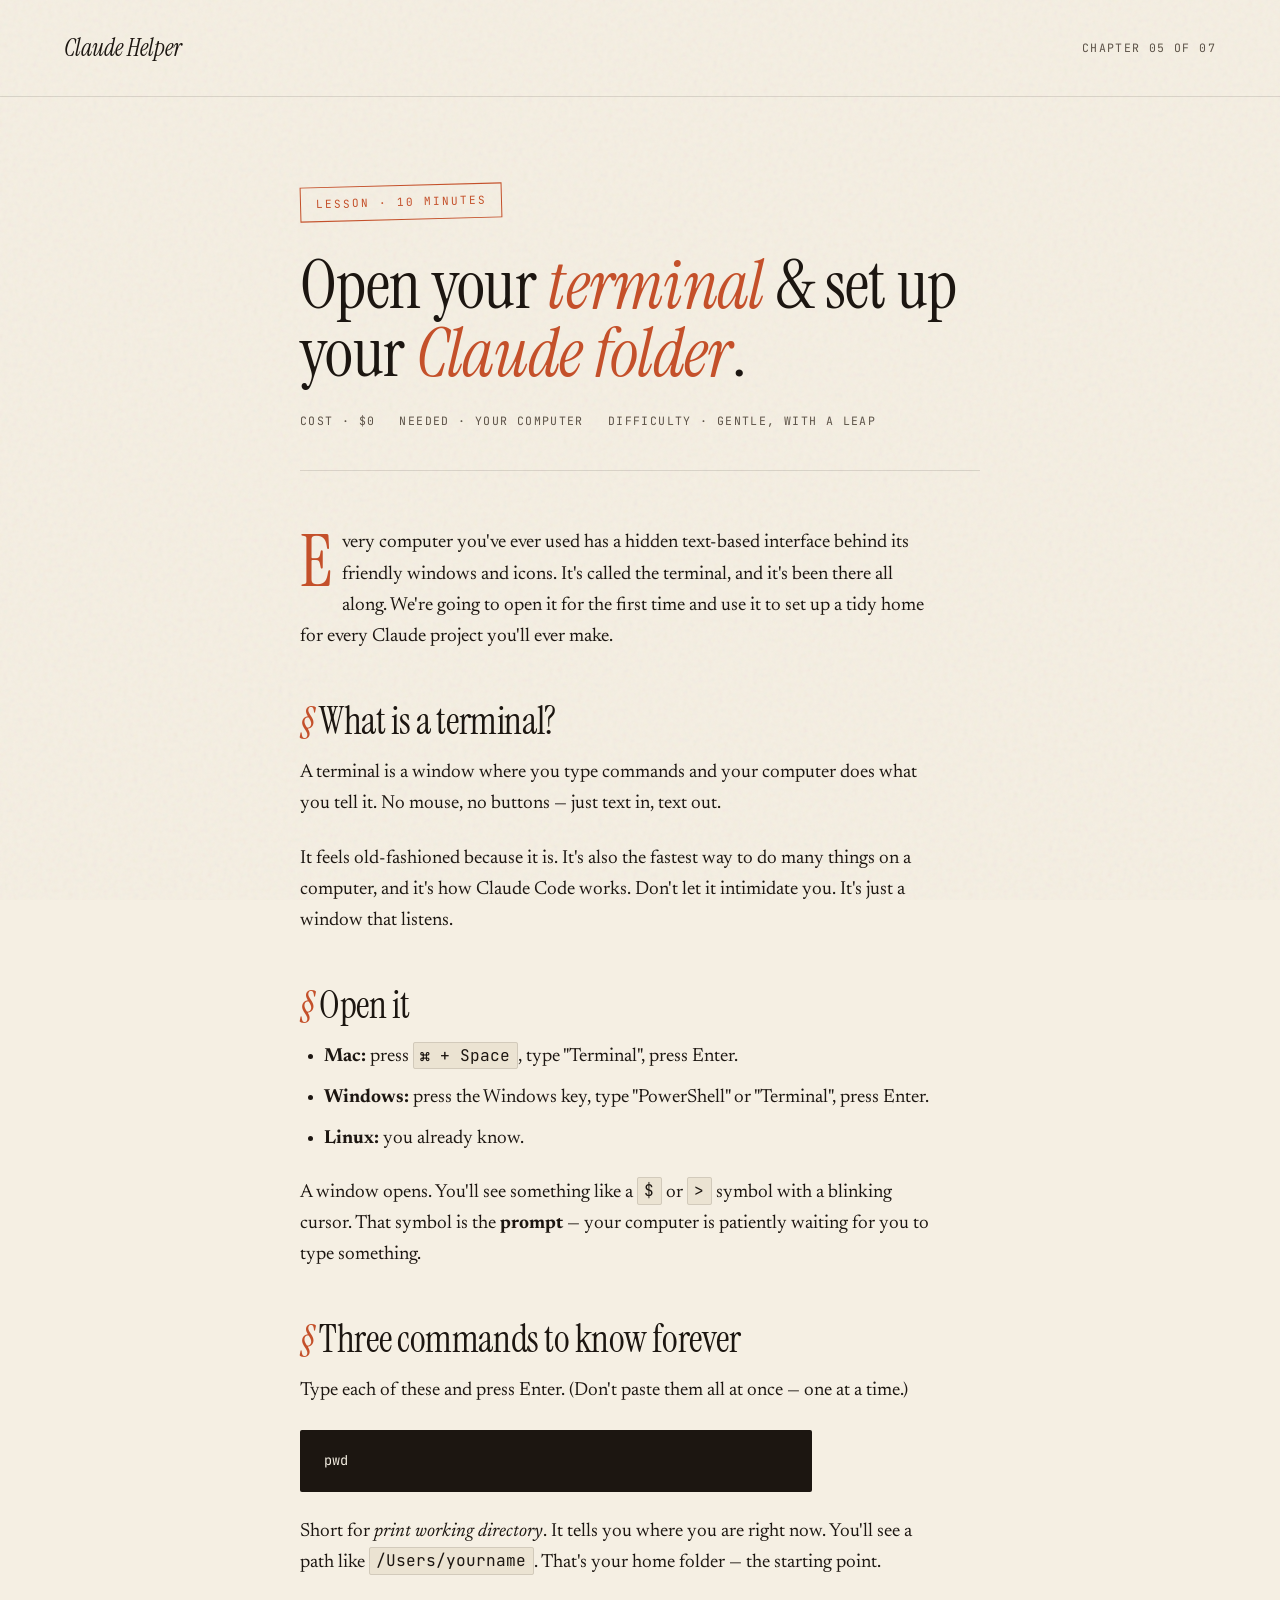
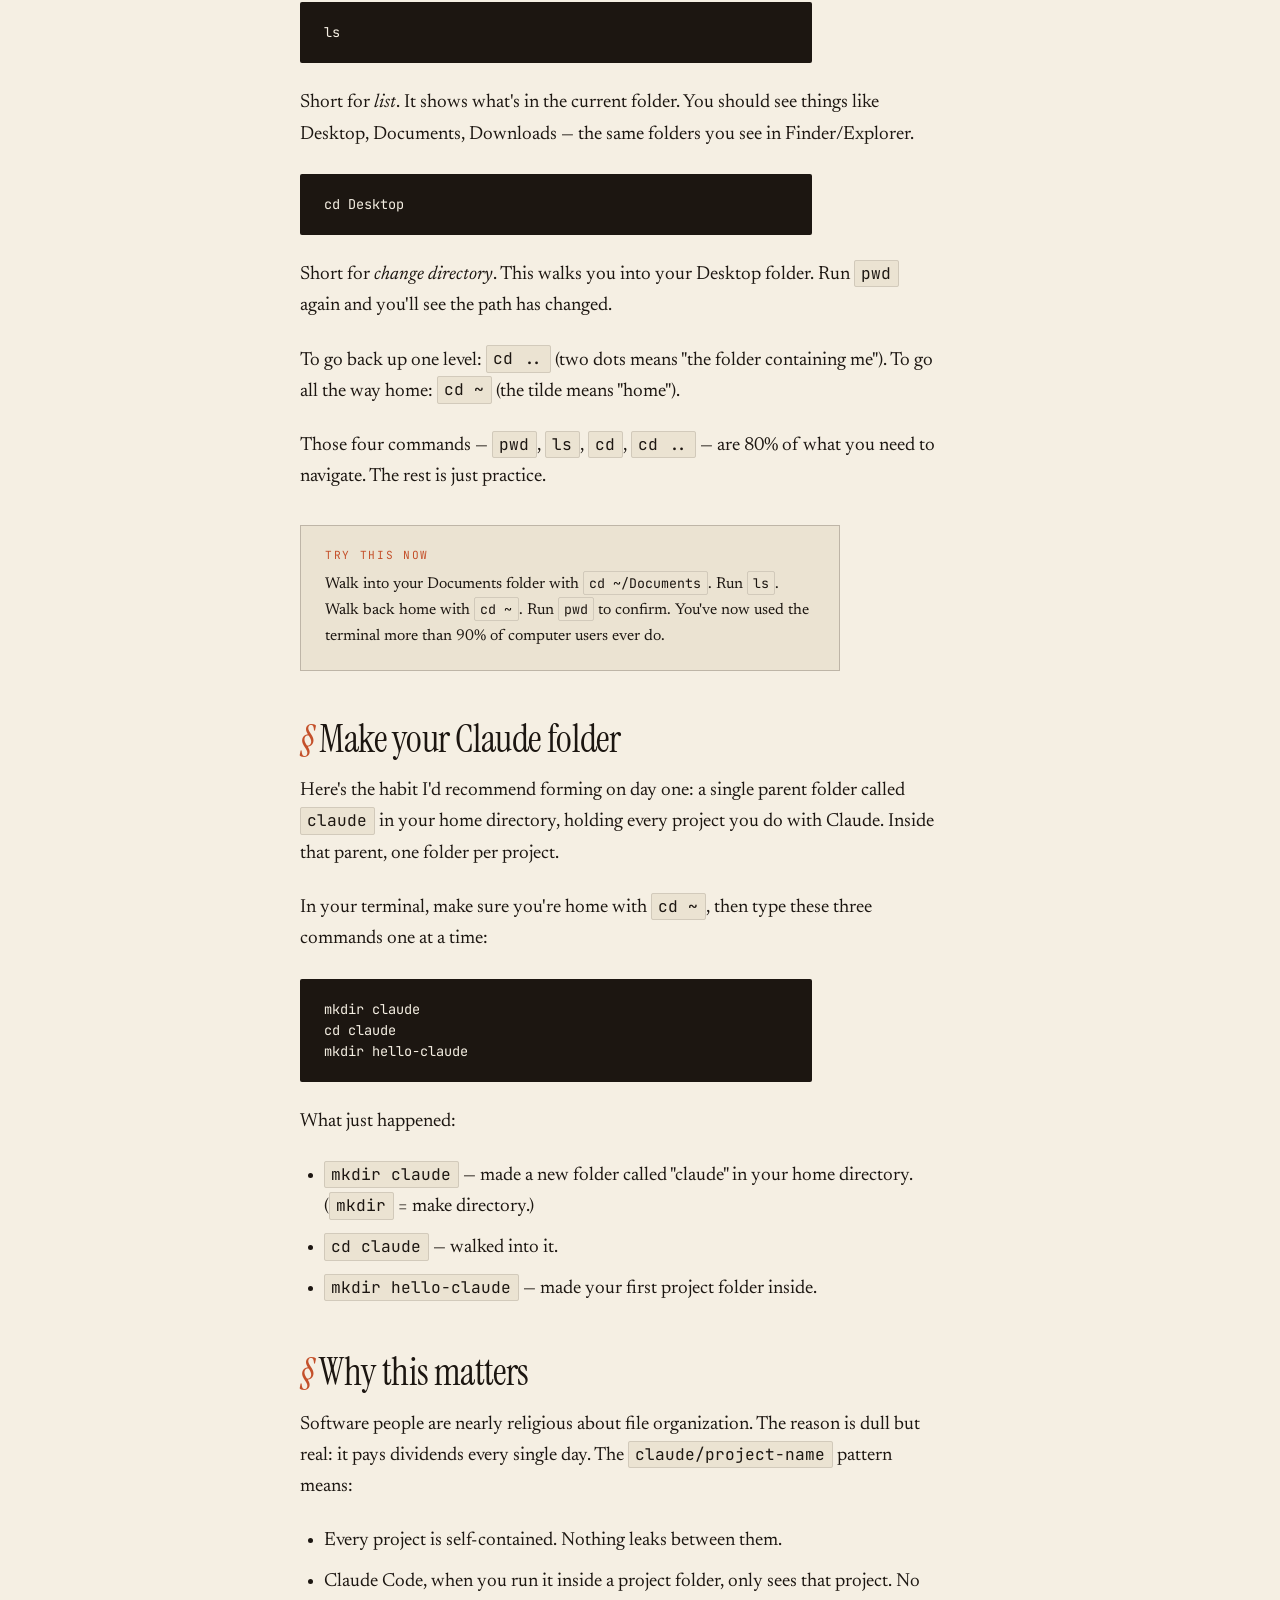
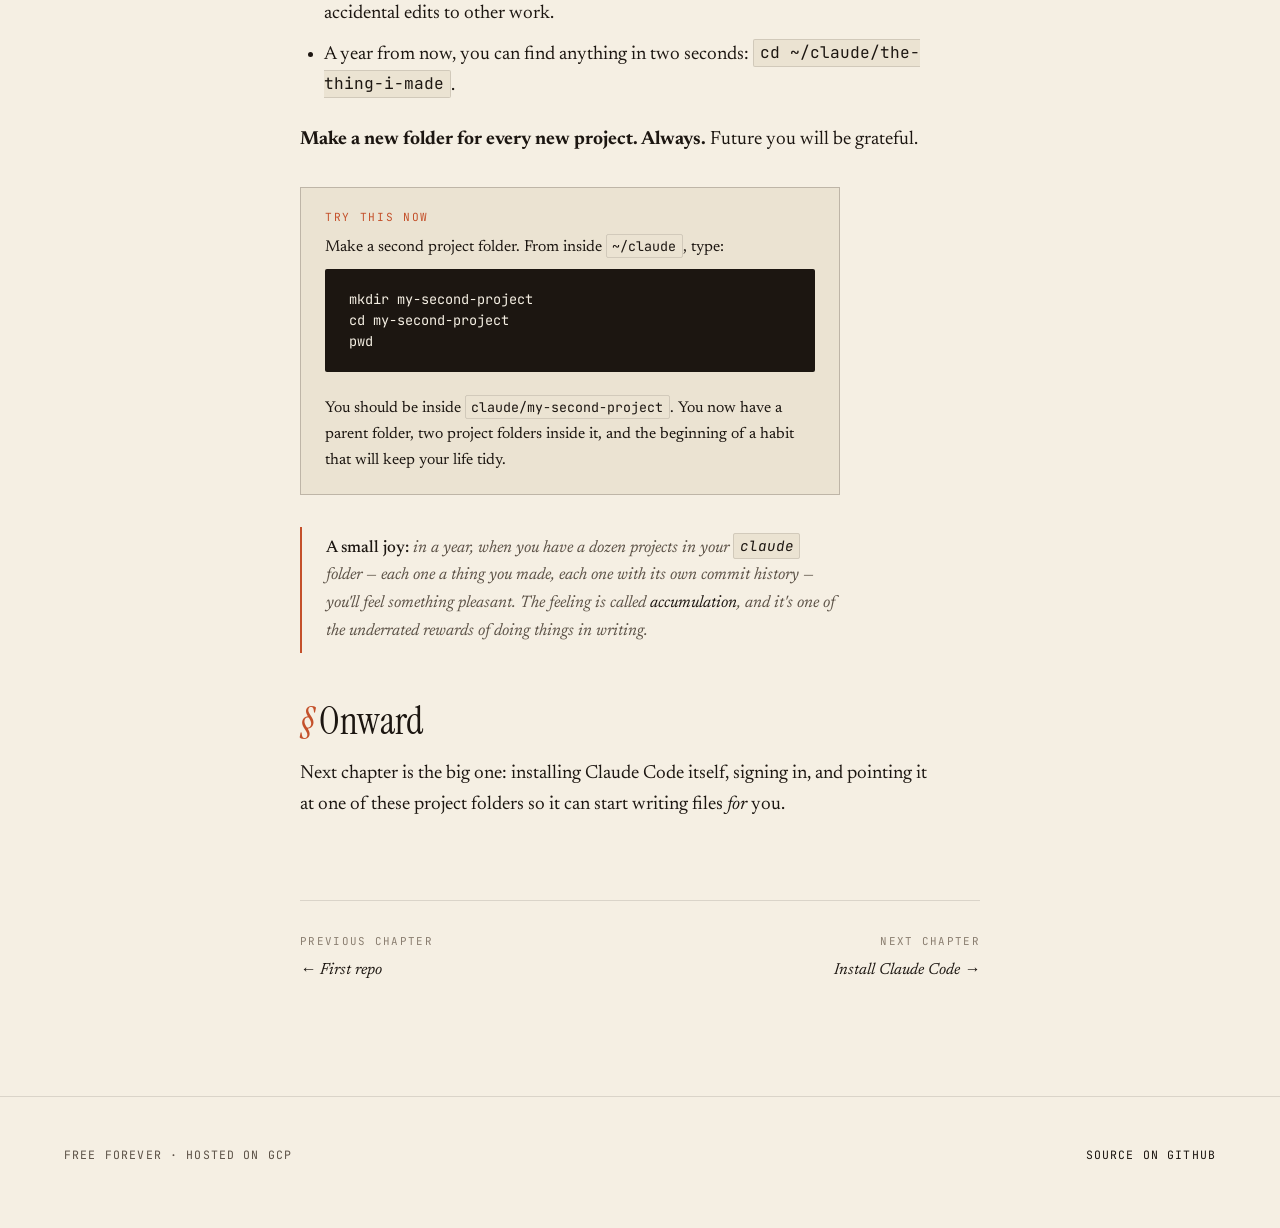
<file: public/lessons/05-terminal-and-folders.html>
<!DOCTYPE html>
<html lang="en">
<head>
  <meta charset="UTF-8">
  <meta name="viewport" content="width=device-width, initial-scale=1.0">
  <title>Chapter 05 — Your terminal &amp; Claude folder · Claude Helper</title>
  <meta name="description" content="Open your terminal for the first time, learn three commands, and set up a tidy Claude folder for every project you'll ever make.">
  <meta name="theme-color" content="#F5EFE3">
  <link rel="preconnect" href="https://fonts.googleapis.com">
  <link rel="preconnect" href="https://fonts.gstatic.com" crossorigin>
  <link rel="stylesheet" href="../styles.css">
</head>
<body>
  <header class="masthead">
    <div class="masthead-mark"><a href="../">Claude Helper</a></div>
    <div class="masthead-meta">Chapter 05 of 07</div>
  </header>

  <article class="lesson prose">
    <header class="lesson-header">
      <div class="lesson-stamp">Lesson · 10 minutes</div>
      <h1 class="lesson-title">Open your <em>terminal</em> &amp; set up your <em>Claude folder</em>.</h1>
      <div class="lesson-meta">
        <span>Cost · $0</span>
        <span>Needed · your computer</span>
        <span>Difficulty · gentle, with a leap</span>
      </div>
    </header>

    <div class="lesson-body">
      <p class="intro">Every computer you've ever used has a hidden text-based interface behind its friendly windows and icons. It's called the terminal, and it's been there all along. We're going to open it for the first time and use it to set up a tidy home for every Claude project you'll ever make.</p>

      <h2>What is a terminal?</h2>
      <p>A terminal is a window where you type commands and your computer does what you tell it. No mouse, no buttons — just text in, text out.</p>
      <p>It feels old-fashioned because it is. It's also the fastest way to do many things on a computer, and it's how Claude Code works. Don't let it intimidate you. It's just a window that listens.</p>

      <h2>Open it</h2>
      <ul>
        <li><strong>Mac:</strong> press <code>⌘ + Space</code>, type "Terminal", press Enter.</li>
        <li><strong>Windows:</strong> press the Windows key, type "PowerShell" or "Terminal", press Enter.</li>
        <li><strong>Linux:</strong> you already know.</li>
      </ul>
      <p>A window opens. You'll see something like a <code>$</code> or <code>&gt;</code> symbol with a blinking cursor. That symbol is the <strong>prompt</strong> — your computer is patiently waiting for you to type something.</p>

      <h2>Three commands to know forever</h2>
      <p>Type each of these and press Enter. (Don't paste them all at once — one at a time.)</p>
<pre><code>pwd</code></pre>
      <p>Short for <em>print working directory</em>. It tells you where you are right now. You'll see a path like <code>/Users/yourname</code>. That's your home folder — the starting point.</p>
<pre><code>ls</code></pre>
      <p>Short for <em>list</em>. It shows what's in the current folder. You should see things like Desktop, Documents, Downloads — the same folders you see in Finder/Explorer.</p>
<pre><code>cd Desktop</code></pre>
      <p>Short for <em>change directory</em>. This walks you into your Desktop folder. Run <code>pwd</code> again and you'll see the path has changed.</p>
      <p>To go back up one level: <code>cd ..</code> (two dots means "the folder containing me"). To go all the way home: <code>cd ~</code> (the tilde means "home").</p>
      <p>Those four commands — <code>pwd</code>, <code>ls</code>, <code>cd</code>, <code>cd ..</code> — are 80% of what you need to navigate. The rest is just practice.</p>

      <div class="note">
        <span class="note-label">Try this now</span>
        Walk into your Documents folder with <code>cd ~/Documents</code>. Run <code>ls</code>. Walk back home with <code>cd ~</code>. Run <code>pwd</code> to confirm. You've now used the terminal more than 90% of computer users ever do.
      </div>

      <h2>Make your Claude folder</h2>
      <p>Here's the habit I'd recommend forming on day one: a single parent folder called <code>claude</code> in your home directory, holding every project you do with Claude. Inside that parent, one folder per project.</p>
      <p>In your terminal, make sure you're home with <code>cd ~</code>, then type these three commands one at a time:</p>
<pre><code>mkdir claude
cd claude
mkdir hello-claude</code></pre>
      <p>What just happened:</p>
      <ul>
        <li><code>mkdir claude</code> — made a new folder called "claude" in your home directory. (<code>mkdir</code> = make directory.)</li>
        <li><code>cd claude</code> — walked into it.</li>
        <li><code>mkdir hello-claude</code> — made your first project folder inside.</li>
      </ul>

      <h2>Why this matters</h2>
      <p>Software people are nearly religious about file organization. The reason is dull but real: it pays dividends every single day. The <code>claude/project-name</code> pattern means:</p>
      <ul>
        <li>Every project is self-contained. Nothing leaks between them.</li>
        <li>Claude Code, when you run it inside a project folder, only sees that project. No accidental edits to other work.</li>
        <li>A year from now, you can find anything in two seconds: <code>cd ~/claude/the-thing-i-made</code>.</li>
      </ul>
      <p><strong>Make a new folder for every new project. Always.</strong> Future you will be grateful.</p>

      <div class="note">
        <span class="note-label">Try this now</span>
        Make a second project folder. From inside <code>~/claude</code>, type:
<pre style="margin-top: 0.5rem;"><code>mkdir my-second-project
cd my-second-project
pwd</code></pre>
        You should be inside <code>claude/my-second-project</code>. You now have a parent folder, two project folders inside it, and the beginning of a habit that will keep your life tidy.
      </div>

      <div class="aside">
        <strong>A small joy:</strong> in a year, when you have a dozen projects in your <code>claude</code> folder — each one a thing you made, each one with its own commit history — you'll feel something pleasant. The feeling is called <em>accumulation</em>, and it's one of the underrated rewards of doing things in writing.
      </div>

      <h2>Onward</h2>
      <p>Next chapter is the big one: installing Claude Code itself, signing in, and pointing it at one of these project folders so it can start writing files <em>for</em> you.</p>
    </div>

    <nav class="lesson-nav">
      <a href="04-github-and-first-repo.html" class="prev">
        <span>Previous chapter</span>
        ← First repo
      </a>
      <a href="06-install-claude-code.html" class="next">
        <span>Next chapter</span>
        Install Claude Code →
      </a>
    </nav>
  </article>

  <footer class="colophon">
    <div>Free forever · Hosted on GCP</div>
    <div><a href="https://github.com/kylecurtin/claude-helper">Source on GitHub</a></div>
  </footer>

  <script src="../script.js"></script>
</body>
</html>
</file>
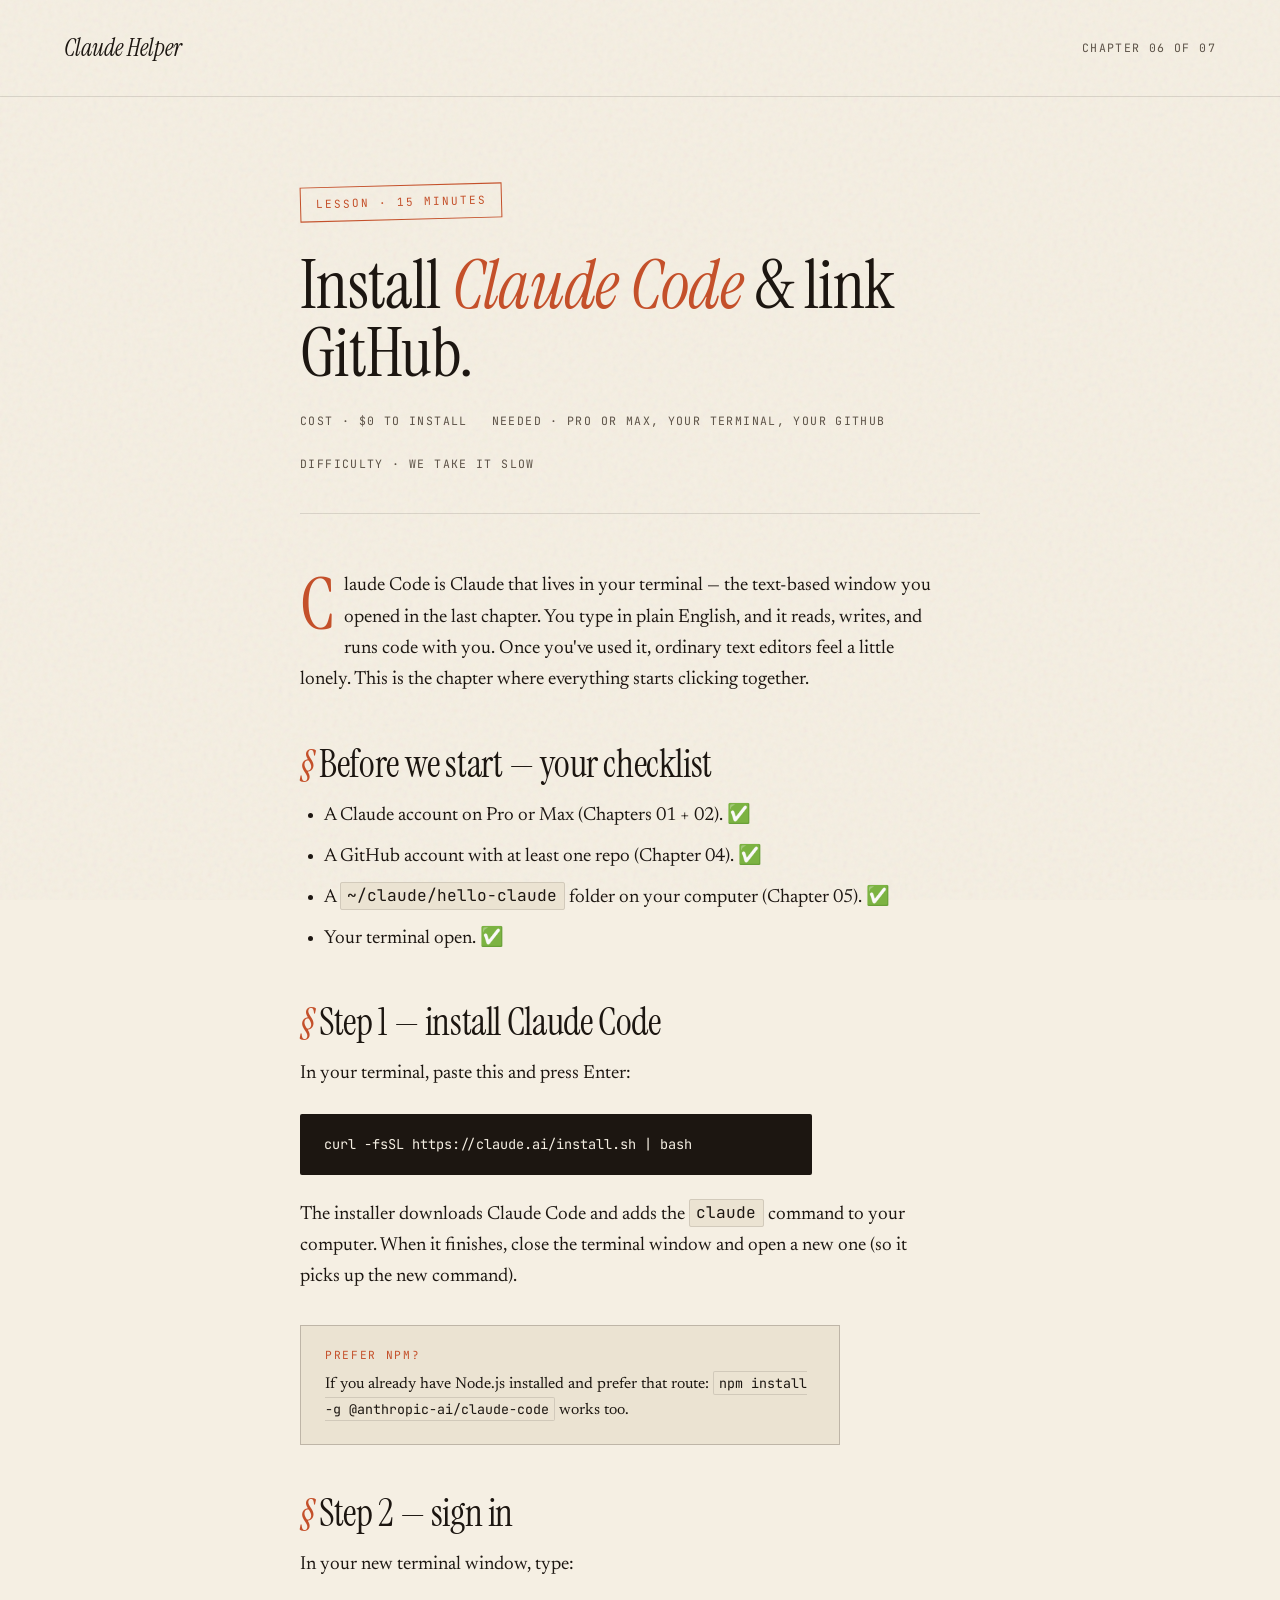
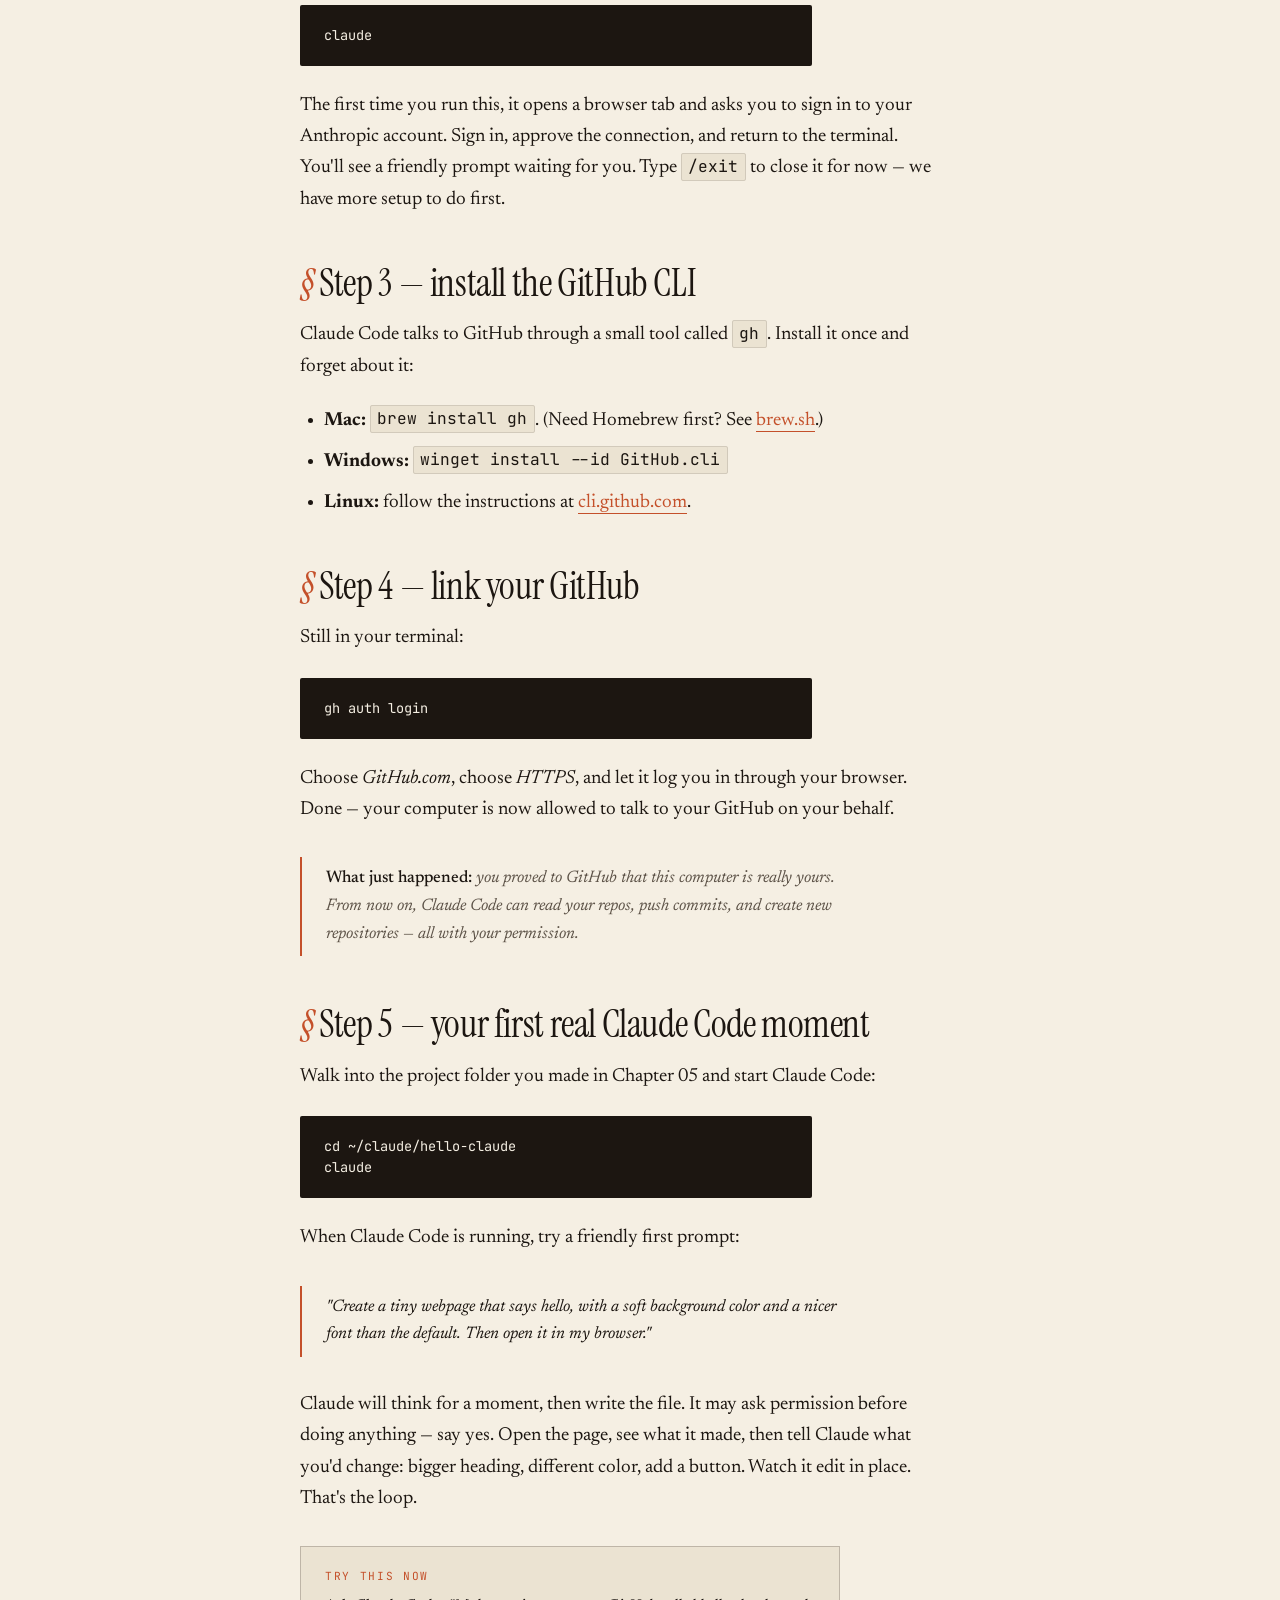
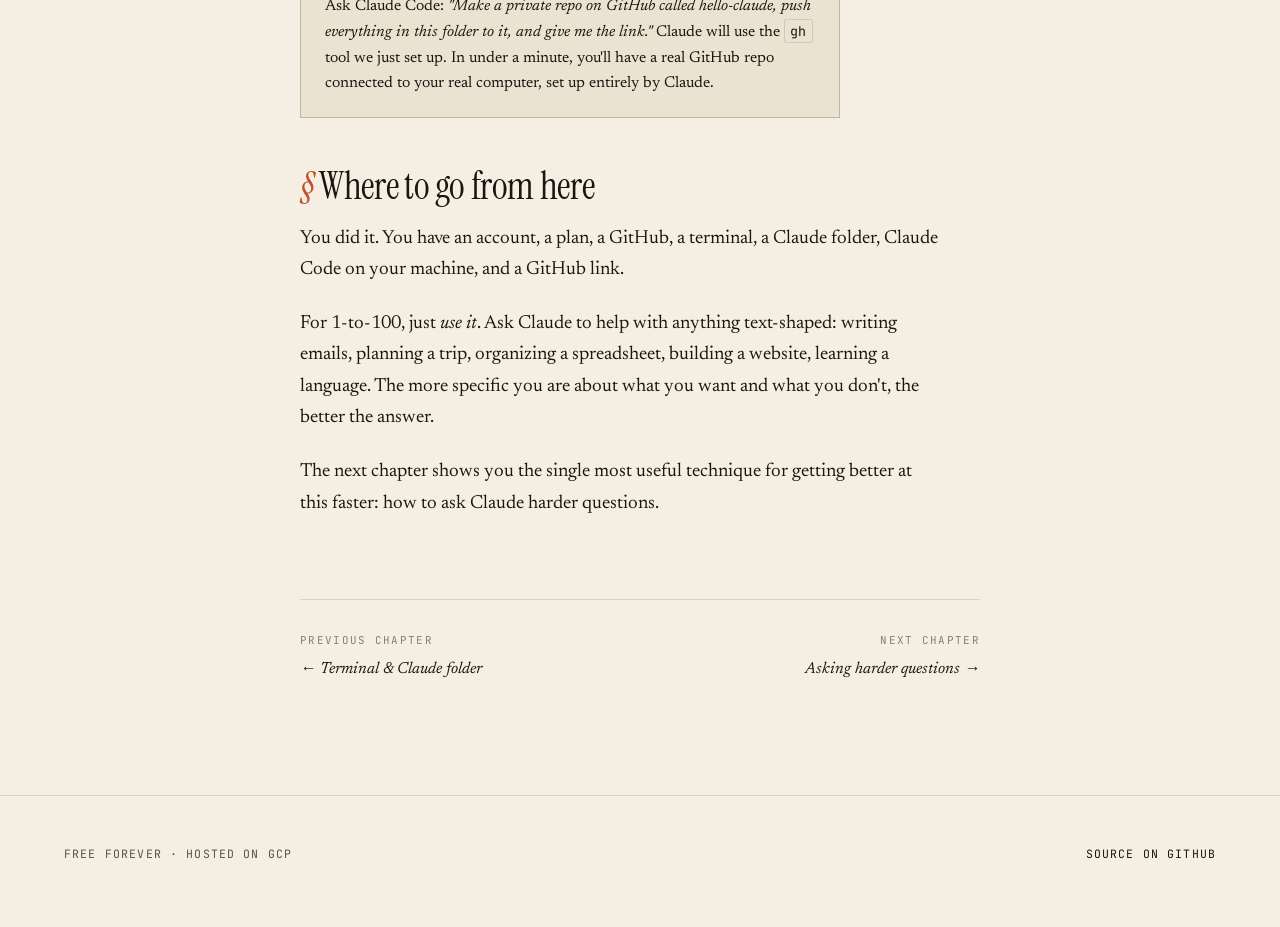
<file: public/lessons/06-install-claude-code.html>
<!DOCTYPE html>
<html lang="en">
<head>
  <meta charset="UTF-8">
  <meta name="viewport" content="width=device-width, initial-scale=1.0">
  <title>Chapter 06 — Install Claude Code &amp; link GitHub · Claude Helper</title>
  <meta name="description" content="Install Claude Code on your computer and connect it to your GitHub account. The hands-on chapter where everything clicks together.">
  <meta name="theme-color" content="#F5EFE3">
  <link rel="preconnect" href="https://fonts.googleapis.com">
  <link rel="preconnect" href="https://fonts.gstatic.com" crossorigin>
  <link rel="stylesheet" href="../styles.css">
</head>
<body>
  <header class="masthead">
    <div class="masthead-mark"><a href="../">Claude Helper</a></div>
    <div class="masthead-meta">Chapter 06 of 07</div>
  </header>

  <article class="lesson prose">
    <header class="lesson-header">
      <div class="lesson-stamp">Lesson · 15 minutes</div>
      <h1 class="lesson-title">Install <em>Claude Code</em> &amp; link GitHub.</h1>
      <div class="lesson-meta">
        <span>Cost · $0 to install</span>
        <span>Needed · Pro or Max, your terminal, your GitHub</span>
        <span>Difficulty · we take it slow</span>
      </div>
    </header>

    <div class="lesson-body">
      <p class="intro">Claude Code is Claude that lives in your terminal — the text-based window you opened in the last chapter. You type in plain English, and it reads, writes, and runs code with you. Once you've used it, ordinary text editors feel a little lonely. This is the chapter where everything starts clicking together.</p>

      <h2>Before we start — your checklist</h2>
      <ul>
        <li>A Claude account on Pro or Max (Chapters 01 + 02). ✅</li>
        <li>A GitHub account with at least one repo (Chapter 04). ✅</li>
        <li>A <code>~/claude/hello-claude</code> folder on your computer (Chapter 05). ✅</li>
        <li>Your terminal open. ✅</li>
      </ul>

      <h2>Step 1 — install Claude Code</h2>
      <p>In your terminal, paste this and press Enter:</p>
<pre><code>curl -fsSL https://claude.ai/install.sh | bash</code></pre>
      <p>The installer downloads Claude Code and adds the <code>claude</code> command to your computer. When it finishes, close the terminal window and open a new one (so it picks up the new command).</p>

      <div class="note">
        <span class="note-label">Prefer npm?</span>
        If you already have Node.js installed and prefer that route: <code>npm install -g @anthropic-ai/claude-code</code> works too.
      </div>

      <h2>Step 2 — sign in</h2>
      <p>In your new terminal window, type:</p>
<pre><code>claude</code></pre>
      <p>The first time you run this, it opens a browser tab and asks you to sign in to your Anthropic account. Sign in, approve the connection, and return to the terminal. You'll see a friendly prompt waiting for you. Type <code>/exit</code> to close it for now — we have more setup to do first.</p>

      <h2>Step 3 — install the GitHub CLI</h2>
      <p>Claude Code talks to GitHub through a small tool called <code>gh</code>. Install it once and forget about it:</p>
      <ul>
        <li><strong>Mac:</strong> <code>brew install gh</code>. (Need Homebrew first? See <a href="https://brew.sh" target="_blank" rel="noopener">brew.sh</a>.)</li>
        <li><strong>Windows:</strong> <code>winget install --id GitHub.cli</code></li>
        <li><strong>Linux:</strong> follow the instructions at <a href="https://cli.github.com" target="_blank" rel="noopener">cli.github.com</a>.</li>
      </ul>

      <h2>Step 4 — link your GitHub</h2>
      <p>Still in your terminal:</p>
<pre><code>gh auth login</code></pre>
      <p>Choose <em>GitHub.com</em>, choose <em>HTTPS</em>, and let it log you in through your browser. Done — your computer is now allowed to talk to your GitHub on your behalf.</p>

      <div class="aside">
        <strong>What just happened:</strong> you proved to GitHub that this computer is really yours. From now on, Claude Code can read your repos, push commits, and create new repositories — all with your permission.
      </div>

      <h2>Step 5 — your first real Claude Code moment</h2>
      <p>Walk into the project folder you made in Chapter 05 and start Claude Code:</p>
<pre><code>cd ~/claude/hello-claude
claude</code></pre>
      <p>When Claude Code is running, try a friendly first prompt:</p>
      <div class="aside">
        <em>"Create a tiny webpage that says hello, with a soft background color and a nicer font than the default. Then open it in my browser."</em>
      </div>
      <p>Claude will think for a moment, then write the file. It may ask permission before doing anything — say yes. Open the page, see what it made, then tell Claude what you'd change: bigger heading, different color, add a button. Watch it edit in place. That's the loop.</p>

      <div class="note">
        <span class="note-label">Try this now</span>
        Ask Claude Code: <em>"Make a private repo on GitHub called hello-claude, push everything in this folder to it, and give me the link."</em> Claude will use the <code>gh</code> tool we just set up. In under a minute, you'll have a real GitHub repo connected to your real computer, set up entirely by Claude.
      </div>

      <h2>Where to go from here</h2>
      <p>You did it. You have an account, a plan, a GitHub, a terminal, a Claude folder, Claude Code on your machine, and a GitHub link.</p>
      <p>For 1-to-100, just <em>use it</em>. Ask Claude to help with anything text-shaped: writing emails, planning a trip, organizing a spreadsheet, building a website, learning a language. The more specific you are about what you want and what you don't, the better the answer.</p>
      <p>The next chapter shows you the single most useful technique for getting better at this faster: how to ask Claude harder questions.</p>
    </div>

    <nav class="lesson-nav">
      <a href="05-terminal-and-folders.html" class="prev">
        <span>Previous chapter</span>
        ← Terminal &amp; Claude folder
      </a>
      <a href="07-asking-harder-questions.html" class="next">
        <span>Next chapter</span>
        Asking harder questions →
      </a>
    </nav>
  </article>

  <footer class="colophon">
    <div>Free forever · Hosted on GCP</div>
    <div><a href="https://github.com/kylecurtin/claude-helper">Source on GitHub</a></div>
  </footer>

  <script src="../script.js"></script>
</body>
</html>
</file>
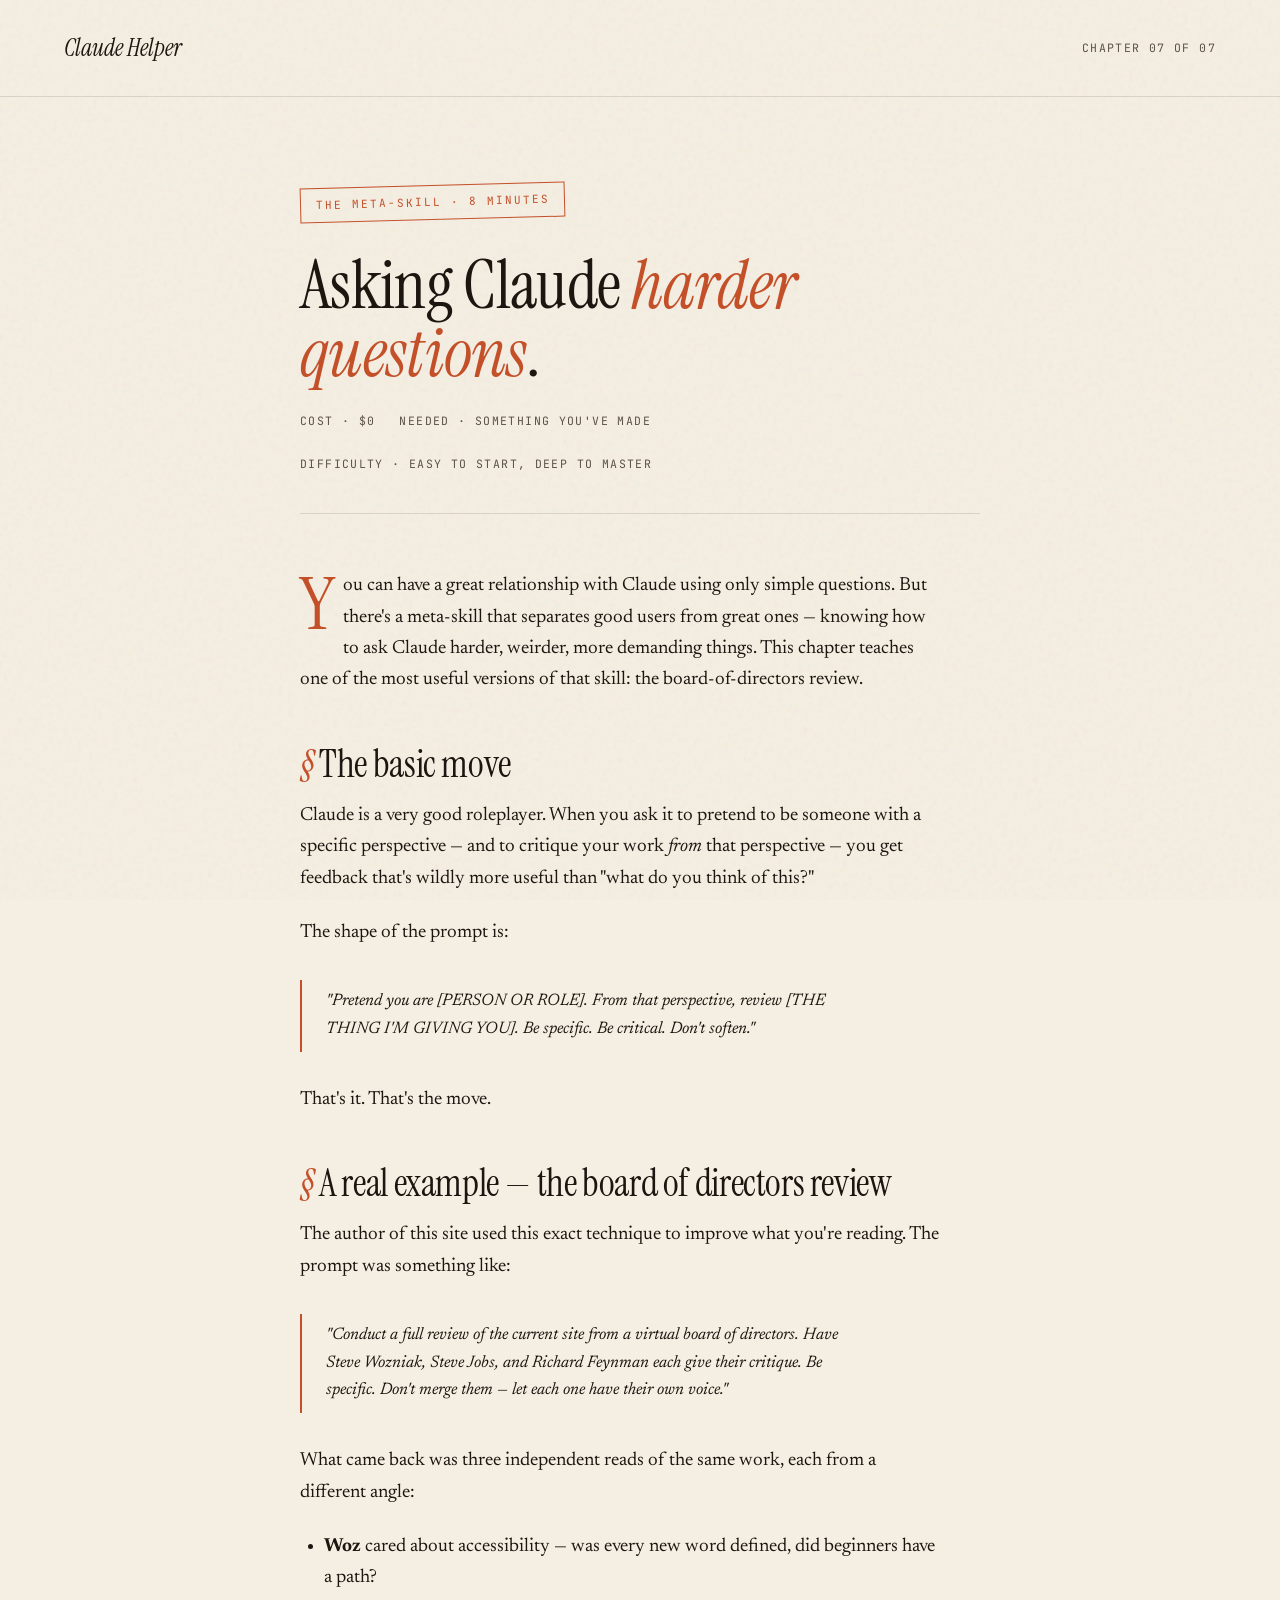
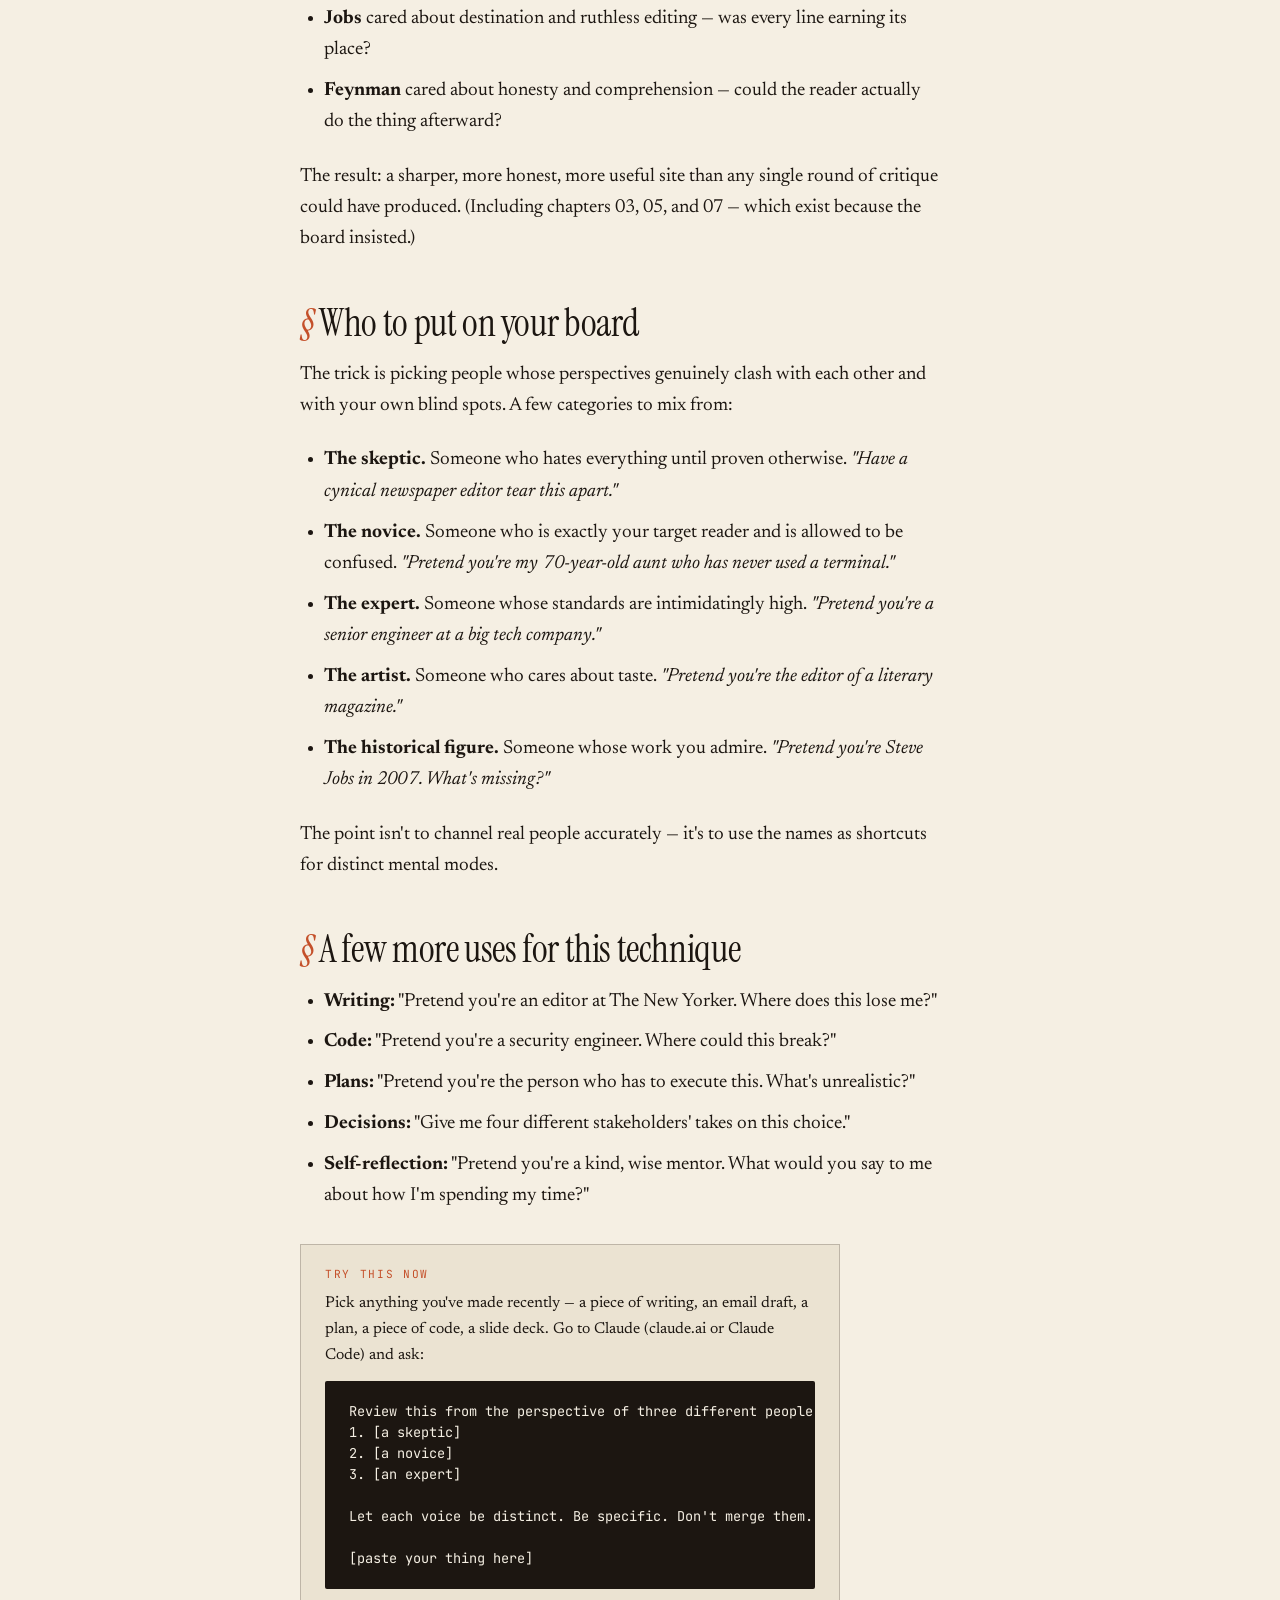
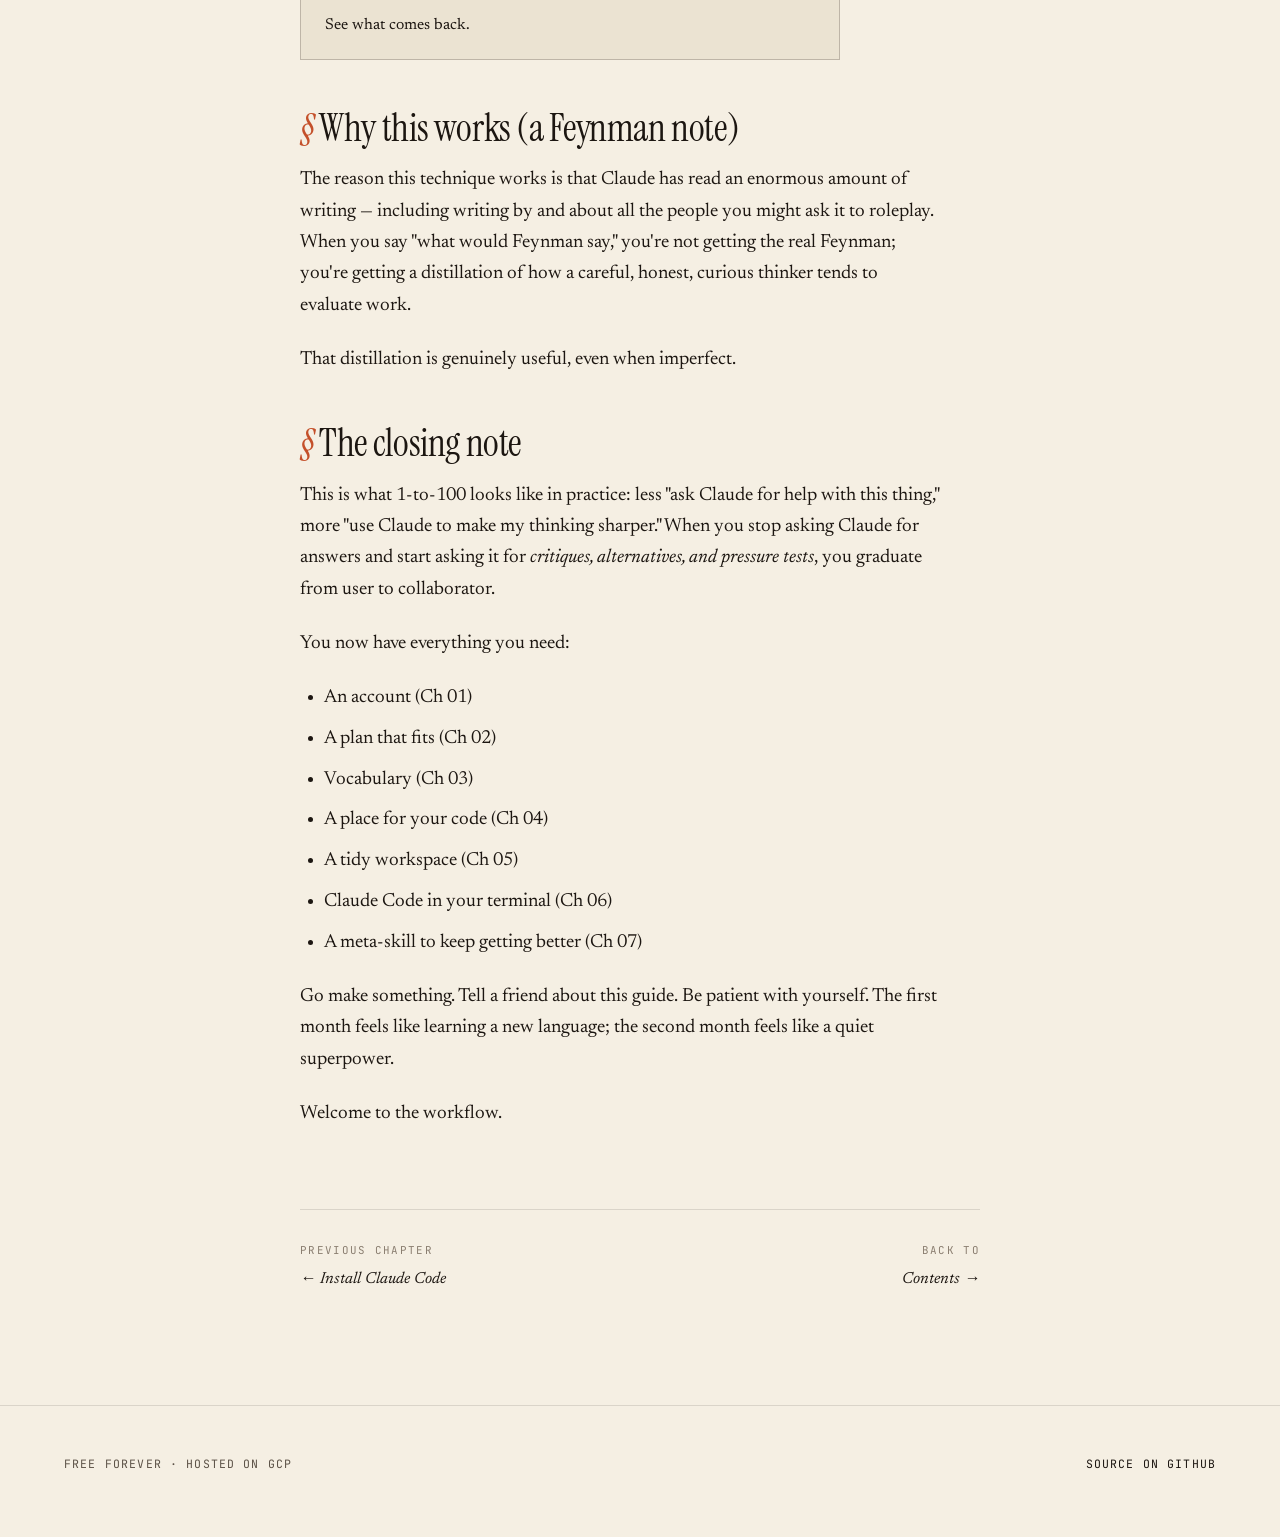
<file: public/lessons/07-asking-harder-questions.html>
<!DOCTYPE html>
<html lang="en">
<head>
  <meta charset="UTF-8">
  <meta name="viewport" content="width=device-width, initial-scale=1.0">
  <title>Chapter 07 — Asking Claude harder questions · Claude Helper</title>
  <meta name="description" content="The single most useful prompting technique you can learn early — how to ask Claude to roleplay critics and give you sharper feedback than 'what do you think?' ever will.">
  <meta name="theme-color" content="#F5EFE3">
  <link rel="preconnect" href="https://fonts.googleapis.com">
  <link rel="preconnect" href="https://fonts.gstatic.com" crossorigin>
  <link rel="stylesheet" href="../styles.css">
</head>
<body>
  <header class="masthead">
    <div class="masthead-mark"><a href="../">Claude Helper</a></div>
    <div class="masthead-meta">Chapter 07 of 07</div>
  </header>

  <article class="lesson prose">
    <header class="lesson-header">
      <div class="lesson-stamp">The meta-skill · 8 minutes</div>
      <h1 class="lesson-title">Asking Claude <em>harder questions</em>.</h1>
      <div class="lesson-meta">
        <span>Cost · $0</span>
        <span>Needed · something you've made</span>
        <span>Difficulty · easy to start, deep to master</span>
      </div>
    </header>

    <div class="lesson-body">
      <p class="intro">You can have a great relationship with Claude using only simple questions. But there's a meta-skill that separates good users from great ones — knowing how to ask Claude harder, weirder, more demanding things. This chapter teaches one of the most useful versions of that skill: the board-of-directors review.</p>

      <h2>The basic move</h2>
      <p>Claude is a very good roleplayer. When you ask it to pretend to be someone with a specific perspective — and to critique your work <em>from</em> that perspective — you get feedback that's wildly more useful than "what do you think of this?"</p>
      <p>The shape of the prompt is:</p>
      <div class="aside">
        <em>"Pretend you are [PERSON OR ROLE]. From that perspective, review [THE THING I'M GIVING YOU]. Be specific. Be critical. Don't soften."</em>
      </div>
      <p>That's it. That's the move.</p>

      <h2>A real example — the board of directors review</h2>
      <p>The author of this site used this exact technique to improve what you're reading. The prompt was something like:</p>
      <div class="aside">
        <em>"Conduct a full review of the current site from a virtual board of directors. Have Steve Wozniak, Steve Jobs, and Richard Feynman each give their critique. Be specific. Don't merge them — let each one have their own voice."</em>
      </div>
      <p>What came back was three independent reads of the same work, each from a different angle:</p>
      <ul>
        <li><strong>Woz</strong> cared about accessibility — was every new word defined, did beginners have a path?</li>
        <li><strong>Jobs</strong> cared about destination and ruthless editing — was every line earning its place?</li>
        <li><strong>Feynman</strong> cared about honesty and comprehension — could the reader actually do the thing afterward?</li>
      </ul>
      <p>The result: a sharper, more honest, more useful site than any single round of critique could have produced. (Including chapters 03, 05, and 07 — which exist because the board insisted.)</p>

      <h2>Who to put on your board</h2>
      <p>The trick is picking people whose perspectives genuinely clash with each other and with your own blind spots. A few categories to mix from:</p>
      <ul>
        <li><strong>The skeptic.</strong> Someone who hates everything until proven otherwise. <em>"Have a cynical newspaper editor tear this apart."</em></li>
        <li><strong>The novice.</strong> Someone who is exactly your target reader and is allowed to be confused. <em>"Pretend you're my 70-year-old aunt who has never used a terminal."</em></li>
        <li><strong>The expert.</strong> Someone whose standards are intimidatingly high. <em>"Pretend you're a senior engineer at a big tech company."</em></li>
        <li><strong>The artist.</strong> Someone who cares about taste. <em>"Pretend you're the editor of a literary magazine."</em></li>
        <li><strong>The historical figure.</strong> Someone whose work you admire. <em>"Pretend you're Steve Jobs in 2007. What's missing?"</em></li>
      </ul>
      <p>The point isn't to channel real people accurately — it's to use the names as shortcuts for distinct mental modes.</p>

      <h2>A few more uses for this technique</h2>
      <ul>
        <li><strong>Writing:</strong> "Pretend you're an editor at The New Yorker. Where does this lose me?"</li>
        <li><strong>Code:</strong> "Pretend you're a security engineer. Where could this break?"</li>
        <li><strong>Plans:</strong> "Pretend you're the person who has to execute this. What's unrealistic?"</li>
        <li><strong>Decisions:</strong> "Give me four different stakeholders' takes on this choice."</li>
        <li><strong>Self-reflection:</strong> "Pretend you're a kind, wise mentor. What would you say to me about how I'm spending my time?"</li>
      </ul>

      <div class="note">
        <span class="note-label">Try this now</span>
        Pick anything you've made recently — a piece of writing, an email draft, a plan, a piece of code, a slide deck. Go to Claude (claude.ai or Claude Code) and ask:
        <pre style="margin-top: 0.75rem;"><code>Review this from the perspective of three different people:
1. [a skeptic]
2. [a novice]
3. [an expert]

Let each voice be distinct. Be specific. Don't merge them.

[paste your thing here]</code></pre>
        See what comes back.
      </div>

      <h2>Why this works (a Feynman note)</h2>
      <p>The reason this technique works is that Claude has read an enormous amount of writing — including writing by and about all the people you might ask it to roleplay. When you say "what would Feynman say," you're not getting the real Feynman; you're getting a distillation of how a careful, honest, curious thinker tends to evaluate work.</p>
      <p>That distillation is genuinely useful, even when imperfect.</p>

      <h2>The closing note</h2>
      <p>This is what 1-to-100 looks like in practice: less "ask Claude for help with this thing," more "use Claude to make my thinking sharper." When you stop asking Claude for answers and start asking it for <em>critiques, alternatives, and pressure tests</em>, you graduate from user to collaborator.</p>
      <p>You now have everything you need:</p>
      <ul>
        <li>An account (Ch 01)</li>
        <li>A plan that fits (Ch 02)</li>
        <li>Vocabulary (Ch 03)</li>
        <li>A place for your code (Ch 04)</li>
        <li>A tidy workspace (Ch 05)</li>
        <li>Claude Code in your terminal (Ch 06)</li>
        <li>A meta-skill to keep getting better (Ch 07)</li>
      </ul>
      <p>Go make something. Tell a friend about this guide. Be patient with yourself. The first month feels like learning a new language; the second month feels like a quiet superpower.</p>
      <p>Welcome to the workflow.</p>
    </div>

    <nav class="lesson-nav">
      <a href="06-install-claude-code.html" class="prev">
        <span>Previous chapter</span>
        ← Install Claude Code
      </a>
      <a href="../" class="next">
        <span>Back to</span>
        Contents →
      </a>
    </nav>
  </article>

  <footer class="colophon">
    <div>Free forever · Hosted on GCP</div>
    <div><a href="https://github.com/kylecurtin/claude-helper">Source on GitHub</a></div>
  </footer>

  <script src="../script.js"></script>
</body>
</html>
</file>
<file: public/styles.css>
@import url('https://fonts.googleapis.com/css2?family=Instrument+Serif:ital@0;1&family=Newsreader:ital,opsz,wght@0,6..72,300..800;1,6..72,300..800&family=JetBrains+Mono:wght@400;500&display=swap');

:root {
  --paper: #F5EFE3;
  --paper-deep: #EBE3D2;
  --ink: #1C1611;
  --ink-soft: #5C5247;
  --ink-faint: #8A7E70;
  --terracotta: #C4502A;
  --terracotta-deep: #9A3D1F;
  --sage: #6B7A5A;
  --hairline: rgba(28, 22, 17, 0.12);
  --hairline-strong: rgba(28, 22, 17, 0.22);

  --font-display: 'Instrument Serif', Georgia, 'Times New Roman', serif;
  --font-body: 'Newsreader', Georgia, 'Times New Roman', serif;
  --font-mono: 'JetBrains Mono', ui-monospace, 'SF Mono', Menlo, monospace;

  --content-width: 680px;
  --wide-width: 1180px;
}

* { box-sizing: border-box; margin: 0; padding: 0; }

html { scroll-behavior: smooth; }

body {
  background: var(--paper);
  color: var(--ink);
  font-family: var(--font-body);
  font-size: 19px;
  line-height: 1.65;
  font-weight: 400;
  font-optical-sizing: auto;
  text-rendering: optimizeLegibility;
  -webkit-font-smoothing: antialiased;
  -moz-osx-font-smoothing: grayscale;
  position: relative;
  min-height: 100vh;
  overflow-x: hidden;
}

body::before {
  content: '';
  position: fixed; inset: 0;
  pointer-events: none;
  opacity: 0.07;
  z-index: 1;
  background-image: url("data:image/svg+xml;utf8,<svg viewBox='0 0 200 200' xmlns='http://www.w3.org/2000/svg'><filter id='n'><feTurbulence type='fractalNoise' baseFrequency='0.9' numOctaves='2' stitchTiles='stitch'/></filter><rect width='100%' height='100%' filter='url(%23n)'/></svg>");
  mix-blend-mode: multiply;
}

main, header, footer, nav, section, article { position: relative; z-index: 2; }

h1, h2, h3, h4 {
  font-family: var(--font-display);
  font-weight: 400;
  line-height: 1.05;
  letter-spacing: -0.01em;
  color: var(--ink);
}
h1 { font-size: clamp(3rem, 7vw, 5.5rem); }
h2 { font-size: clamp(1.75rem, 3.5vw, 2.4rem); }
h3 { font-size: clamp(1.3rem, 2.5vw, 1.6rem); }
em, i { font-style: italic; }

p { margin: 0 0 1.2em 0; }
.lesson-body p { max-width: 64ch; }
p.lead { font-size: 1.25rem; line-height: 1.55; color: var(--ink); }

a { color: var(--terracotta); text-decoration: none; border-bottom: 1px solid var(--terracotta); padding-bottom: 1px; transition: opacity 0.2s; }
a:hover { opacity: 0.65; }

.frame {
  max-width: var(--wide-width);
  margin: 0 auto;
  padding: 0 clamp(1.5rem, 5vw, 4rem);
}
.prose {
  max-width: var(--content-width);
  margin: 0 auto;
  padding: 0 clamp(1.5rem, 5vw, 2rem);
}

.masthead {
  display: flex; align-items: center; justify-content: space-between;
  padding: 1.75rem clamp(1.5rem, 5vw, 4rem);
  border-bottom: 1px solid var(--hairline);
}
.masthead-mark {
  font-family: var(--font-display);
  font-size: 1.5rem;
  font-style: italic;
  color: var(--ink);
}
.masthead-mark a { color: inherit; border: none; }
.masthead-mark a:hover { color: var(--terracotta); opacity: 1; }
.masthead-meta {
  font-family: var(--font-mono);
  font-size: 0.72rem;
  text-transform: uppercase;
  letter-spacing: 0.12em;
  color: var(--ink-soft);
}

.hero {
  padding: clamp(4rem, 12vw, 9rem) 0 clamp(3rem, 8vw, 6rem);
  border-bottom: 1px solid var(--hairline);
}
.hero-eyebrow {
  font-family: var(--font-mono);
  font-size: 0.78rem;
  text-transform: uppercase;
  letter-spacing: 0.15em;
  color: var(--terracotta);
  margin-bottom: 1.75rem;
}
.hero h1 {
  margin-bottom: 1.5rem;
  max-width: 14ch;
}
.hero h1 em { color: var(--terracotta); font-style: italic; }
.hero-sub {
  font-size: 1.35rem;
  line-height: 1.5;
  color: var(--ink-soft);
  max-width: 34ch;
  margin-top: 2rem;
  font-style: italic;
}

.chapters {
  padding: clamp(3rem, 8vw, 6rem) 0;
}
.chapters-label {
  font-family: var(--font-mono);
  font-size: 0.78rem;
  text-transform: uppercase;
  letter-spacing: 0.15em;
  color: var(--ink-faint);
  margin-bottom: 2rem;
}
.chapter-list { list-style: none; }
.chapter-row {
  display: grid;
  grid-template-columns: 7rem 1fr 3rem;
  gap: 2rem;
  align-items: baseline;
  padding: 2.25rem 0;
  border-top: 1px solid var(--hairline);
  transition: background 0.25s ease;
  color: inherit;
  border-bottom: none;
}
.chapter-list li:last-child .chapter-row { border-bottom: 1px solid var(--hairline); }
.chapter-row:hover { background: var(--paper-deep); padding-left: 1rem; padding-right: 1rem; margin-left: -1rem; margin-right: -1rem; }
.chapter-row { transition: background 0.25s ease, padding 0.25s ease, margin 0.25s ease; }
.chapter-num {
  font-family: var(--font-mono);
  font-size: 0.85rem;
  color: var(--terracotta);
  letter-spacing: 0.05em;
}
.chapter-title {
  font-family: var(--font-display);
  font-size: clamp(1.5rem, 3vw, 2.25rem);
  line-height: 1.1;
}
.chapter-sub {
  display: block;
  font-family: var(--font-body);
  font-size: 1rem;
  font-style: italic;
  color: var(--ink-soft);
  margin-top: 0.6rem;
  line-height: 1.4;
}
.chapter-arrow {
  font-family: var(--font-display);
  font-size: 1.75rem;
  color: var(--terracotta);
  transition: transform 0.3s ease;
  justify-self: end;
}
.chapter-row:hover .chapter-arrow { transform: translateX(6px); }

.lesson {
  padding: clamp(3rem, 8vw, 5.5rem) 0 clamp(4rem, 10vw, 7rem);
}
.lesson-header {
  margin-bottom: 3.5rem;
  padding-bottom: 2.5rem;
  border-bottom: 1px solid var(--hairline);
}
.lesson-stamp {
  display: inline-block;
  font-family: var(--font-mono);
  font-size: 0.7rem;
  text-transform: uppercase;
  letter-spacing: 0.18em;
  color: var(--terracotta);
  border: 1px solid var(--terracotta);
  padding: 0.45rem 0.9rem;
  transform: rotate(-1.5deg);
  margin-bottom: 2rem;
}
.lesson-title {
  font-size: clamp(2.5rem, 6vw, 4.25rem);
  line-height: 1;
  margin-bottom: 1.5rem;
}
.lesson-title em { color: var(--terracotta); font-style: italic; }
.lesson-meta {
  font-family: var(--font-mono);
  font-size: 0.72rem;
  text-transform: uppercase;
  letter-spacing: 0.12em;
  color: var(--ink-soft);
  display: flex; gap: 1.5rem; flex-wrap: wrap;
  margin-top: 1.5rem;
}

.lesson-body h2 {
  margin-top: 3rem;
  margin-bottom: 1rem;
}
.lesson-body h2::before {
  content: '§ ';
  color: var(--terracotta);
  font-style: italic;
}
.lesson-body h3 {
  margin-top: 2rem;
  margin-bottom: 0.75rem;
}

.lesson-body > p.intro::first-letter {
  font-family: var(--font-display);
  font-size: 4.5rem;
  float: left;
  line-height: 0.85;
  margin: 0.2rem 0.55rem 0 0;
  color: var(--terracotta);
}

.lesson-body ol, .lesson-body ul {
  padding-left: 1.5rem;
  margin-bottom: 1.2em;
  max-width: 64ch;
}
.lesson-body li { margin-bottom: 0.5em; }
.lesson-body ol { list-style: decimal; }
.lesson-body ol li::marker { color: var(--terracotta); font-family: var(--font-mono); font-size: 0.85em; }

code {
  font-family: var(--font-mono);
  font-size: 0.85em;
  background: var(--paper-deep);
  padding: 0.15em 0.4em;
  border-radius: 2px;
  color: var(--ink);
  border: 1px solid var(--hairline);
}
pre {
  font-family: var(--font-mono);
  font-size: 0.85rem;
  background: var(--ink);
  color: var(--paper);
  padding: 1.25rem 1.5rem;
  margin: 1.5rem 0;
  overflow-x: auto;
  line-height: 1.55;
  border-radius: 2px;
  max-width: 64ch;
}
pre code { background: none; padding: 0; color: inherit; border: none; font-size: inherit; }

.aside {
  border-left: 2px solid var(--terracotta);
  padding: 0.5rem 0 0.5rem 1.5rem;
  margin: 2rem 0;
  font-style: italic;
  color: var(--ink-soft);
  font-size: 1.05rem;
  max-width: 60ch;
}
.aside strong { font-style: normal; color: var(--ink); font-weight: 500; }
.aside em { font-style: italic; color: var(--ink); }

.note {
  background: var(--paper-deep);
  border: 1px solid var(--hairline-strong);
  padding: 1.25rem 1.5rem;
  margin: 2rem 0;
  font-size: 0.98rem;
  max-width: 60ch;
}
.note-label {
  font-family: var(--font-mono);
  font-size: 0.7rem;
  text-transform: uppercase;
  letter-spacing: 0.15em;
  color: var(--terracotta);
  display: block;
  margin-bottom: 0.5rem;
}

.lesson-nav {
  margin-top: 5rem;
  padding-top: 2rem;
  border-top: 1px solid var(--hairline);
  display: flex;
  justify-content: space-between;
  gap: 1.5rem;
  font-family: var(--font-body);
  font-size: 1rem;
}
.lesson-nav a {
  color: var(--ink); border: none;
  display: block;
  font-style: italic;
}
.lesson-nav a:hover { color: var(--terracotta); opacity: 1; }
.lesson-nav span {
  display: block;
  text-transform: uppercase;
  letter-spacing: 0.12em;
  font-size: 0.68rem;
  color: var(--ink-faint);
  margin-bottom: 0.35rem;
  font-style: normal;
  font-family: var(--font-mono);
}
.lesson-nav .next { text-align: right; }

.manifesto {
  padding: clamp(3rem, 8vw, 6rem) 0;
  border-top: 1px solid var(--hairline);
}
.manifesto-grid {
  display: grid;
  grid-template-columns: 1fr 2fr;
  gap: 3rem;
  align-items: start;
}
@media (max-width: 720px) {
  .manifesto-grid { grid-template-columns: 1fr; gap: 1.25rem; }
}
.manifesto-label {
  font-family: var(--font-mono);
  font-size: 0.78rem;
  text-transform: uppercase;
  letter-spacing: 0.15em;
  color: var(--ink-faint);
}
.manifesto-text {
  font-family: var(--font-display);
  font-size: clamp(1.5rem, 2.8vw, 2.2rem);
  line-height: 1.25;
  color: var(--ink);
  max-width: 32ch;
}
.manifesto-text em { color: var(--terracotta); }
.manifesto-signature {
  margin-top: 2rem;
  font-style: italic;
  color: var(--ink-soft);
  font-size: 1rem;
}

.colophon {
  padding: 3rem clamp(1.5rem, 5vw, 4rem) 4rem;
  display: flex;
  justify-content: space-between;
  align-items: baseline;
  flex-wrap: wrap;
  gap: 1rem;
  font-family: var(--font-mono);
  font-size: 0.72rem;
  text-transform: uppercase;
  letter-spacing: 0.1em;
  color: var(--ink-soft);
  border-top: 1px solid var(--hairline);
}
.colophon a { color: var(--ink); border: none; }
.colophon a:hover { color: var(--terracotta); opacity: 1; }

.reveal {
  opacity: 0;
  transform: translateY(14px);
  transition: opacity 0.9s ease, transform 0.9s ease;
}
.reveal.in {
  opacity: 1;
  transform: translateY(0);
}

.stagger > * { opacity: 0; animation: rise 0.95s cubic-bezier(0.16, 1, 0.3, 1) forwards; }
.stagger > *:nth-child(1) { animation-delay: 0.05s; }
.stagger > *:nth-child(2) { animation-delay: 0.2s; }
.stagger > *:nth-child(3) { animation-delay: 0.4s; }
.stagger > *:nth-child(4) { animation-delay: 0.6s; }
@keyframes rise {
  from { opacity: 0; transform: translateY(22px); }
  to { opacity: 1; transform: translateY(0); }
}

@media (max-width: 640px) {
  body { font-size: 17px; }
  .chapter-row { grid-template-columns: 4.5rem 1fr; gap: 1rem; padding: 1.75rem 0; }
  .chapter-arrow { display: none; }
  .lesson-meta { flex-direction: column; gap: 0.5rem; }
  .lesson-body > p.intro::first-letter { font-size: 3.5rem; }
  .lesson-nav { flex-direction: column; }
  .lesson-nav .next { text-align: left; }
}
</file>
